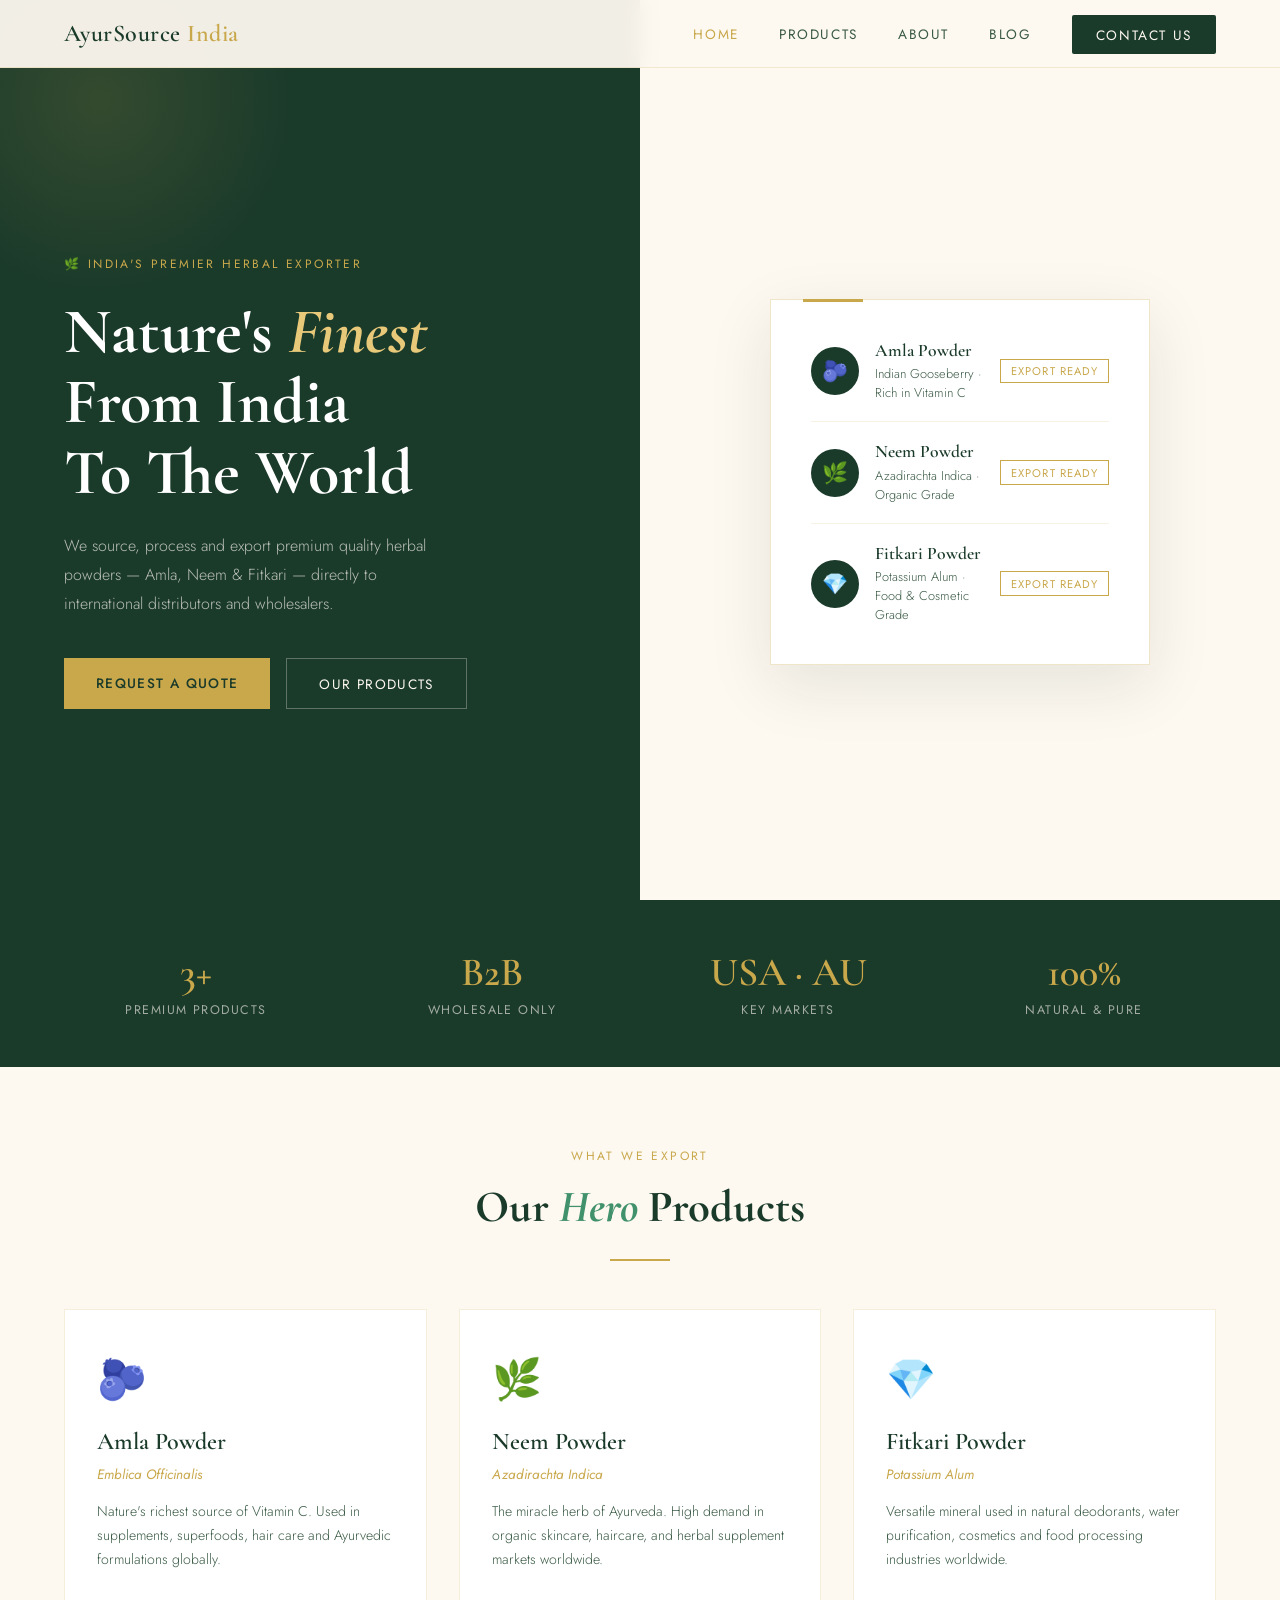
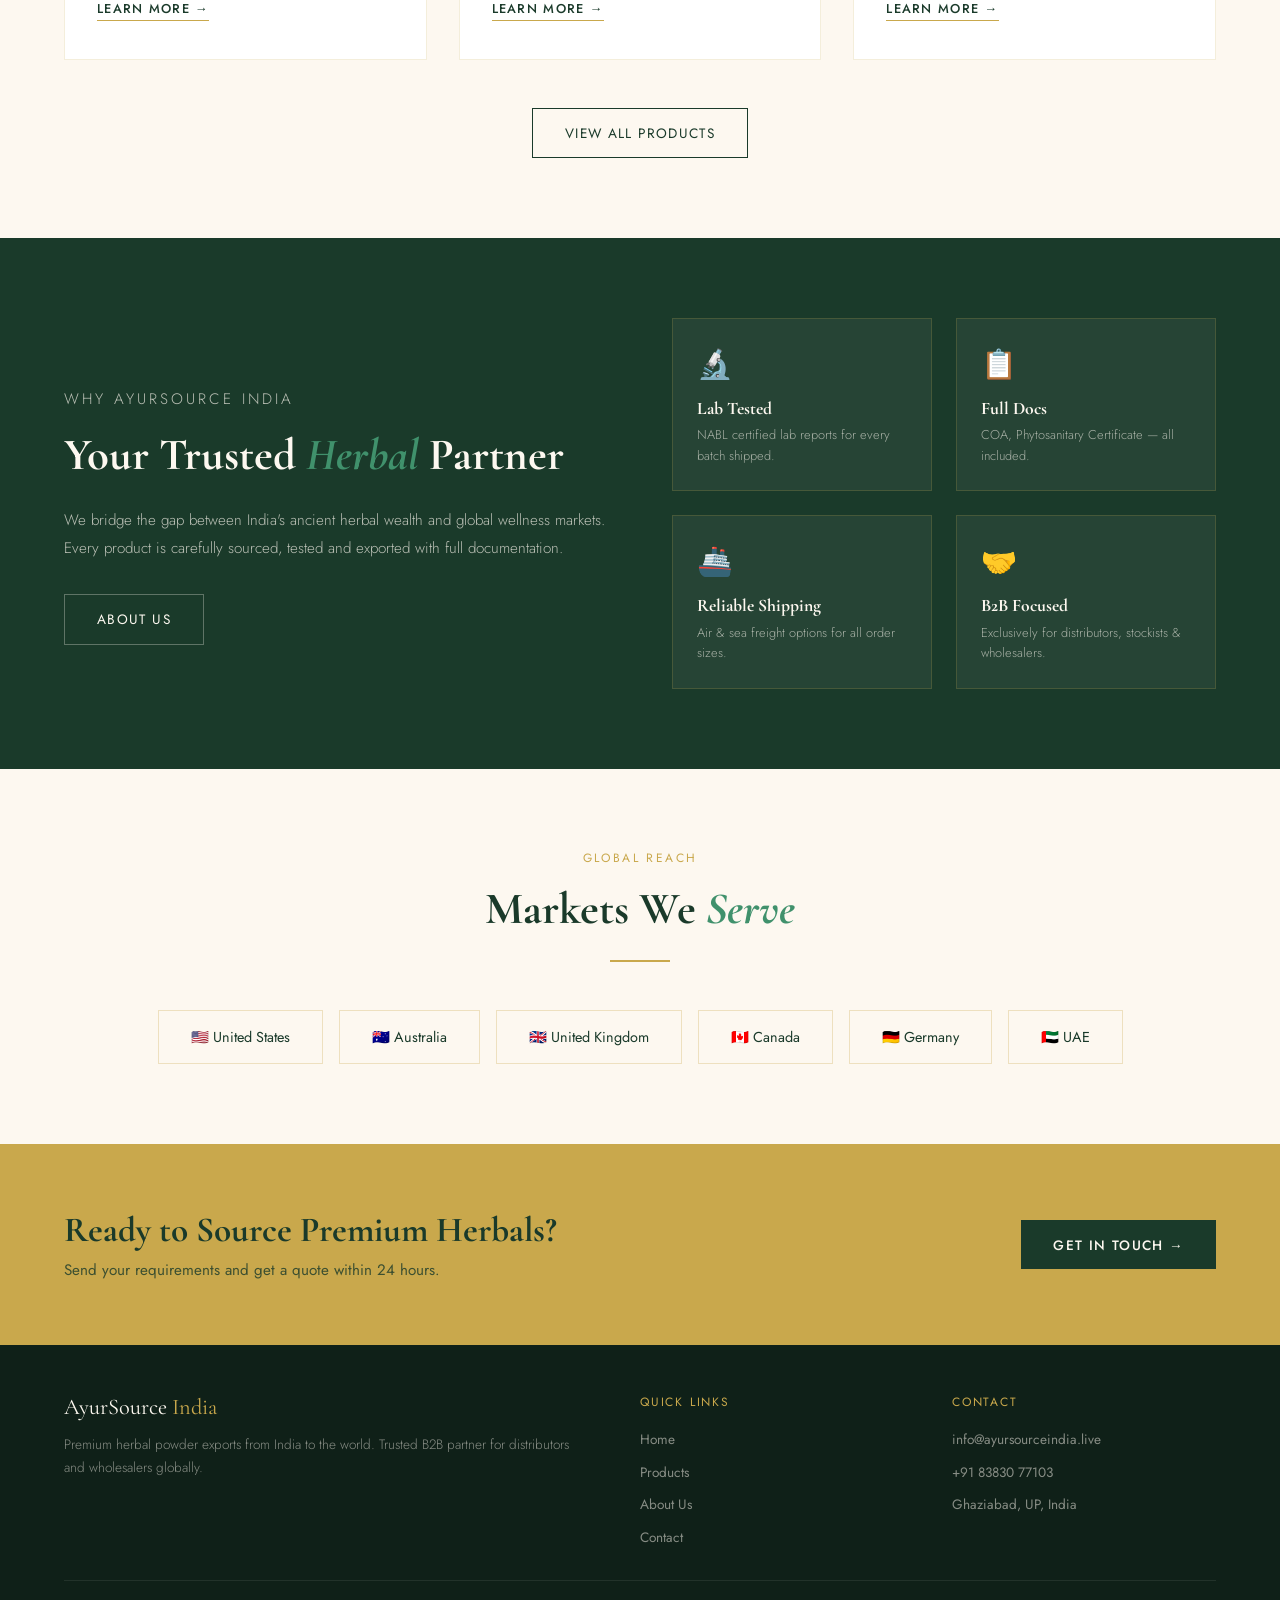
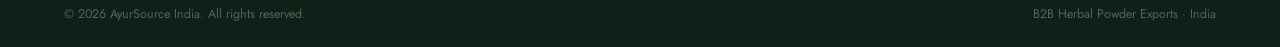
<file: index.html>
<!DOCTYPE html>
<html lang="en">
<head>
<meta charset="UTF-8">
<meta name="viewport" content="width=device-width, initial-scale=1.0">
<title>AyurSource India — Premium Herbal Exports</title>
<link rel="stylesheet" href="style.css">
<style>
  /* HERO */
  .hero { min-height: 100vh; display: grid; grid-template-columns: 1fr 1fr; position: relative; overflow: hidden; }
  .hero-left { background: var(--green-dark); display: flex; flex-direction: column; justify-content: center; padding: 8rem 4rem 4rem; position: relative; overflow: hidden; }
  .hero-left::before { content: ''; position: absolute; top: -100px; left: -100px; width: 400px; height: 400px; background: radial-gradient(circle, rgba(201,168,76,0.15) 0%, transparent 70%); border-radius: 50%; }
  .hero-tag { font-size: 0.75rem; letter-spacing: 0.2em; text-transform: uppercase; color: var(--gold); margin-bottom: 1.5rem; opacity: 0; animation: fadeUp 0.8s ease 0.2s forwards; }
  .hero-title { font-family: 'Cormorant Garamond', serif; font-size: 4rem; line-height: 1.1; color: white; margin-bottom: 1.5rem; opacity: 0; animation: fadeUp 0.8s ease 0.4s forwards; }
  .hero-title em { font-style: italic; color: var(--gold-light); }
  .hero-desc { font-size: 1rem; font-weight: 300; line-height: 1.8; color: rgba(253,248,240,0.7); max-width: 380px; margin-bottom: 2.5rem; opacity: 0; animation: fadeUp 0.8s ease 0.6s forwards; }
  .hero-btns { display: flex; gap: 1rem; opacity: 0; animation: fadeUp 0.8s ease 0.8s forwards; }
  .hero-right { background: var(--cream); display: flex; align-items: center; justify-content: center; padding: 8rem 4rem 4rem; }
  .hero-card { background: white; border: 1px solid rgba(201,168,76,0.3); padding: 2.5rem; box-shadow: 0 20px 60px rgba(26,58,42,0.1); opacity: 0; animation: fadeIn 1s ease 0.6s forwards; position: relative; width: 100%; max-width: 380px; }
  .hero-card::before { content: ''; position: absolute; top: -1px; left: 2rem; width: 60px; height: 3px; background: var(--gold); }
  .product-list { list-style: none; display: flex; flex-direction: column; gap: 1.2rem; }
  .product-item { display: flex; align-items: center; gap: 1rem; padding-bottom: 1.2rem; border-bottom: 1px solid rgba(201,168,76,0.15); }
  .product-item:last-child { border-bottom: none; padding-bottom: 0; }
  .product-icon { width: 48px; height: 48px; background: var(--green-dark); border-radius: 50%; display: flex; align-items: center; justify-content: center; font-size: 1.3rem; flex-shrink: 0; }
  .product-info h3 { font-family: 'Cormorant Garamond', serif; font-size: 1.1rem; font-weight: 600; color: var(--green-dark); }
  .product-info p { font-size: 0.8rem; color: var(--text-mid); font-weight: 300; margin-top: 0.2rem; }
  .product-badge { margin-left: auto; font-size: 0.7rem; letter-spacing: 0.1em; text-transform: uppercase; color: var(--gold); border: 1px solid var(--gold); padding: 0.2rem 0.6rem; flex-shrink: 0; }

  /* STATS */
  .stats { background: var(--green-dark); padding: 3rem 4rem; display: grid; grid-template-columns: repeat(4, 1fr); gap: 2rem; text-align: center; }
  .stat-num { font-family: 'Cormorant Garamond', serif; font-size: 2.5rem; color: var(--gold); font-weight: 600; }
  .stat-label { font-size: 0.78rem; letter-spacing: 0.12em; text-transform: uppercase; color: rgba(253,248,240,0.6); margin-top: 0.3rem; }

  /* PRODUCTS PREVIEW */
  .products-grid { display: grid; grid-template-columns: repeat(3, 1fr); gap: 2rem; }
  .product-card { border: 1px solid rgba(201,168,76,0.2); padding: 2.5rem 2rem; position: relative; transition: all 0.3s; background: white; }
  .product-card:hover { border-color: var(--gold); transform: translateY(-4px); box-shadow: 0 20px 40px rgba(26,58,42,0.1); }
  .product-card::after { content: ''; position: absolute; bottom: 0; left: 0; width: 0; height: 2px; background: var(--gold); transition: width 0.3s; }
  .product-card:hover::after { width: 100%; }
  .pc-emoji { font-size: 2.5rem; margin-bottom: 1.2rem; display: block; }
  .pc-name { font-family: 'Cormorant Garamond', serif; font-size: 1.5rem; font-weight: 600; color: var(--green-dark); margin-bottom: 0.5rem; }
  .pc-hindi { font-size: 0.85rem; color: var(--gold); font-style: italic; margin-bottom: 1rem; }
  .pc-desc { font-size: 0.88rem; line-height: 1.7; color: var(--text-mid); font-weight: 300; margin-bottom: 1.5rem; }
  .pc-link { font-size: 0.8rem; letter-spacing: 0.1em; text-transform: uppercase; color: var(--green-dark); text-decoration: none; font-weight: 500; border-bottom: 1px solid var(--gold); padding-bottom: 2px; }

  /* WHY */
  .why-section { background: var(--green-dark); padding: 5rem 4rem; }
  .why-grid { display: grid; grid-template-columns: 1fr 1fr; gap: 4rem; align-items: center; }
  .why-features { display: grid; grid-template-columns: 1fr 1fr; gap: 1.5rem; }
  .why-feature { background: rgba(253,248,240,0.05); border: 1px solid rgba(201,168,76,0.2); padding: 1.5rem; transition: all 0.3s; }
  .why-feature:hover { background: rgba(201,168,76,0.1); border-color: var(--gold); }
  .wf-icon { font-size: 1.8rem; margin-bottom: 0.8rem; }
  .wf-title { font-family: 'Cormorant Garamond', serif; font-size: 1.1rem; color: var(--cream); margin-bottom: 0.4rem; }
  .wf-desc { font-size: 0.8rem; color: rgba(253,248,240,0.6); font-weight: 300; line-height: 1.6; }
  .why-left .section-title { color: var(--cream); }
  .why-left p { font-size: 0.95rem; line-height: 1.8; color: rgba(253,248,240,0.7); margin-top: 1.5rem; font-weight: 300; }

  /* MARKETS */
  .markets-row { display: flex; justify-content: center; gap: 1rem; flex-wrap: wrap; margin-top: 3rem; }
  .market-chip { display: flex; align-items: center; gap: 0.8rem; padding: 1rem 2rem; border: 1px solid rgba(201,168,76,0.3); font-size: 0.9rem; color: var(--green-dark); transition: all 0.3s; text-decoration: none; }
  .market-chip:hover { background: var(--green-dark); color: var(--cream); }

  /* CTA BANNER */
  .cta-banner { background: var(--gold); padding: 4rem; display: flex; justify-content: space-between; align-items: center; gap: 2rem; }
  .cta-banner h2 { font-family: 'Cormorant Garamond', serif; font-size: 2.2rem; color: var(--green-dark); }
  .cta-banner p { font-size: 0.95rem; color: var(--green-dark); opacity: 0.8; margin-top: 0.5rem; }
  .btn-dark { background: var(--green-dark); color: var(--cream); padding: 0.9rem 2rem; font-size: 0.85rem; letter-spacing: 0.1em; text-transform: uppercase; text-decoration: none; font-weight: 500; transition: all 0.3s; white-space: nowrap; }
  .btn-dark:hover { background: var(--text-dark); }

  @keyframes fadeUp { from { opacity: 0; transform: translateY(20px); } to { opacity: 1; transform: translateY(0); } }
  @keyframes fadeIn { from { opacity: 0; } to { opacity: 1; } }

  @media (max-width: 768px) {
    .hero { grid-template-columns: 1fr; min-height: auto; }
    .hero-left { padding: 7rem 1.5rem 3rem; }
    .hero-title { font-size: 2.6rem; }
    .hero-right { padding: 2rem 1.5rem 3rem; }
    .hero-btns { flex-direction: column; }
    .stats { grid-template-columns: repeat(2,1fr); padding: 2rem 1.5rem; }
    .products-grid { grid-template-columns: 1fr; }
    .why-section { padding: 3rem 1.5rem; }
    .why-grid { grid-template-columns: 1fr; gap: 2.5rem; }
    .why-features { grid-template-columns: 1fr 1fr; }
    .market-chip { padding: 0.7rem 1.2rem; font-size: 0.82rem; }
    .cta-banner { flex-direction: column; text-align: center; padding: 3rem 1.5rem; }
  }
</style>
</head>
<body>

<nav>
  <a href="index.html" class="nav-logo">AyurSource <span>India</span></a>
  <div class="hamburger" onclick="document.querySelector('.nav-links').classList.toggle('open')">
    <span></span><span></span><span></span>
  </div>
  <ul class="nav-links">
    <li><a href="index.html" class="active">Home</a></li>
    <li><a href="products.html">Products</a></li>
    <li><a href="about.html">About</a></li>
    <li><a href="blog.html">Blog</a></li>
    <li><a href="contact.html" class="nav-cta">Contact Us</a></li>
  </ul>
</nav>

<!-- HERO -->
<section class="hero">
  <div class="hero-left">
    <p class="hero-tag">🌿 India's Premier Herbal Exporter</p>
    <h1 class="hero-title">Nature's <em>Finest</em><br>From India<br>To The World</h1>
    <p class="hero-desc">We source, process and export premium quality herbal powders — Amla, Neem & Fitkari — directly to international distributors and wholesalers.</p>
    <div class="hero-btns">
      <a href="contact.html" class="btn-primary">Request a Quote</a>
      <a href="products.html" class="btn-outline-light">Our Products</a>
    </div>
  </div>
  <div class="hero-right">
    <div class="hero-card">
      <ul class="product-list">
        <li class="product-item">
          <div class="product-icon">🫐</div>
          <div class="product-info"><h3>Amla Powder</h3><p>Indian Gooseberry · Rich in Vitamin C</p></div>
          <span class="product-badge">Export Ready</span>
        </li>
        <li class="product-item">
          <div class="product-icon">🌿</div>
          <div class="product-info"><h3>Neem Powder</h3><p>Azadirachta Indica · Organic Grade</p></div>
          <span class="product-badge">Export Ready</span>
        </li>
        <li class="product-item">
          <div class="product-icon">💎</div>
          <div class="product-info"><h3>Fitkari Powder</h3><p>Potassium Alum · Food & Cosmetic Grade</p></div>
          <span class="product-badge">Export Ready</span>
        </li>
      </ul>
    </div>
  </div>
</section>

<!-- STATS -->
<div class="stats">
  <div><div class="stat-num">3+</div><div class="stat-label">Premium Products</div></div>
  <div><div class="stat-num">B2B</div><div class="stat-label">Wholesale Only</div></div>
  <div><div class="stat-num">USA · AU</div><div class="stat-label">Key Markets</div></div>
  <div><div class="stat-num">100%</div><div class="stat-label">Natural & Pure</div></div>
</div>

<!-- PRODUCTS PREVIEW -->
<section class="section">
  <div style="text-align:center; margin-bottom:3rem;">
    <p class="section-tag">What We Export</p>
    <h2 class="section-title">Our <em>Hero</em> Products</h2>
    <div class="gold-divider center"></div>
  </div>
  <div class="products-grid">
    <div class="product-card">
      <span class="pc-emoji">🫐</span>
      <h3 class="pc-name">Amla Powder</h3>
      <p class="pc-hindi">Emblica Officinalis</p>
      <p class="pc-desc">Nature's richest source of Vitamin C. Used in supplements, superfoods, hair care and Ayurvedic formulations globally.</p>
      <a href="products.html#amla" class="pc-link">Learn More →</a>
    </div>
    <div class="product-card">
      <span class="pc-emoji">🌿</span>
      <h3 class="pc-name">Neem Powder</h3>
      <p class="pc-hindi">Azadirachta Indica</p>
      <p class="pc-desc">The miracle herb of Ayurveda. High demand in organic skincare, haircare, and herbal supplement markets worldwide.</p>
      <a href="products.html#neem" class="pc-link">Learn More →</a>
    </div>
    <div class="product-card">
      <span class="pc-emoji">💎</span>
      <h3 class="pc-name">Fitkari Powder</h3>
      <p class="pc-hindi">Potassium Alum</p>
      <p class="pc-desc">Versatile mineral used in natural deodorants, water purification, cosmetics and food processing industries worldwide.</p>
      <a href="products.html#fitkari" class="pc-link">Learn More →</a>
    </div>
  </div>
  <div style="text-align:center; margin-top:3rem;">
    <a href="products.html" class="btn-outline-dark">View All Products</a>
  </div>
</section>

<!-- WHY US -->
<section class="why-section">
  <div class="why-grid">
    <div class="why-left">
      <p class="section-tag">Why AyurSource India</p>
      <h2 class="section-title">Your Trusted <em>Herbal</em> Partner</h2>
      <p>We bridge the gap between India's ancient herbal wealth and global wellness markets. Every product is carefully sourced, tested and exported with full documentation.</p>
      <div style="margin-top:2rem;">
        <a href="about.html" class="btn-outline-light">About Us</a>
      </div>
    </div>
    <div class="why-features">
      <div class="why-feature"><div class="wf-icon">🔬</div><h4 class="wf-title">Lab Tested</h4><p class="wf-desc">NABL certified lab reports for every batch shipped.</p></div>
      <div class="why-feature"><div class="wf-icon">📋</div><h4 class="wf-title">Full Docs</h4><p class="wf-desc">COA, Phytosanitary Certificate — all included.</p></div>
      <div class="why-feature"><div class="wf-icon">🚢</div><h4 class="wf-title">Reliable Shipping</h4><p class="wf-desc">Air & sea freight options for all order sizes.</p></div>
      <div class="why-feature"><div class="wf-icon">🤝</div><h4 class="wf-title">B2B Focused</h4><p class="wf-desc">Exclusively for distributors, stockists & wholesalers.</p></div>
    </div>
  </div>
</section>

<!-- MARKETS -->
<section class="section" style="text-align:center;">
  <p class="section-tag">Global Reach</p>
  <h2 class="section-title">Markets We <em>Serve</em></h2>
  <div class="gold-divider center"></div>
  <div class="markets-row">
    <span class="market-chip">🇺🇸 United States</span>
    <span class="market-chip">🇦🇺 Australia</span>
    <span class="market-chip">🇬🇧 United Kingdom</span>
    <span class="market-chip">🇨🇦 Canada</span>
    <span class="market-chip">🇩🇪 Germany</span>
    <span class="market-chip">🇦🇪 UAE</span>
  </div>
</section>

<!-- CTA BANNER -->
<div class="cta-banner">
  <div>
    <h2>Ready to Source Premium Herbals?</h2>
    <p>Send your requirements and get a quote within 24 hours.</p>
  </div>
  <a href="contact.html" class="btn-dark">Get In Touch →</a>
</div>

<!-- FOOTER -->
<footer>
  <div class="footer-top">
    <div>
      <a href="index.html" class="footer-logo">AyurSource <span>India</span></a>
      <p class="footer-desc">Premium herbal powder exports from India to the world. Trusted B2B partner for distributors and wholesalers globally.</p>
    </div>
    <div>
      <p class="footer-heading">Quick Links</p>
      <ul class="footer-links">
        <li><a href="index.html">Home</a></li>
        <li><a href="products.html">Products</a></li>
        <li><a href="about.html">About Us</a></li>
        <li><a href="contact.html">Contact</a></li>
      </ul>
    </div>
    <div>
      <p class="footer-heading">Contact</p>
      <ul class="footer-links">
        <li><a href="mailto:info@ayursourceindia.live">info@ayursourceindia.live</a></li>
        <li><a href="tel:+918383077103">+91 83830 77103</a></li>
        <li><a href="#">Ghaziabad, UP, India</a></li>
      </ul>
    </div>
  </div>
  <div class="footer-bottom">
    <p>© 2026 AyurSource India. All rights reserved.</p>
    <p>B2B Herbal Powder Exports · India</p>
  </div>
</footer>

</body>
</html>
</file>
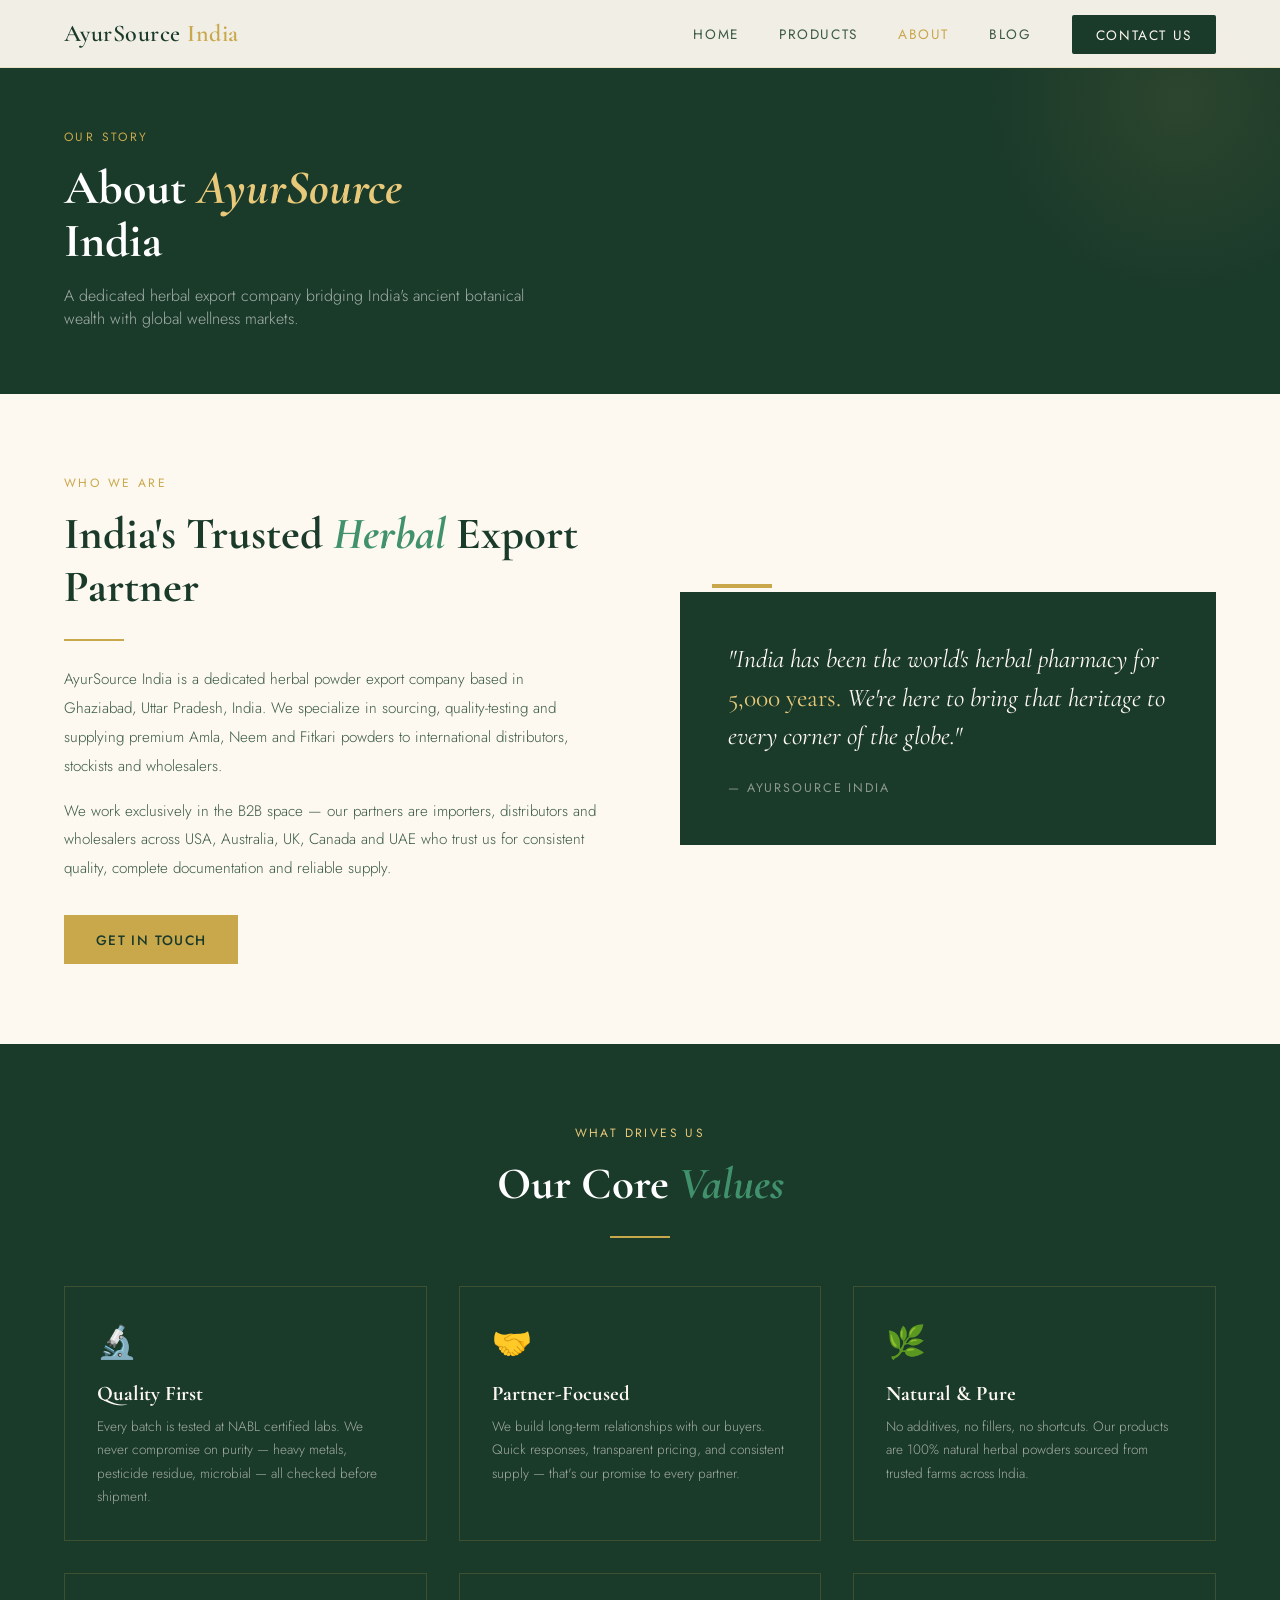
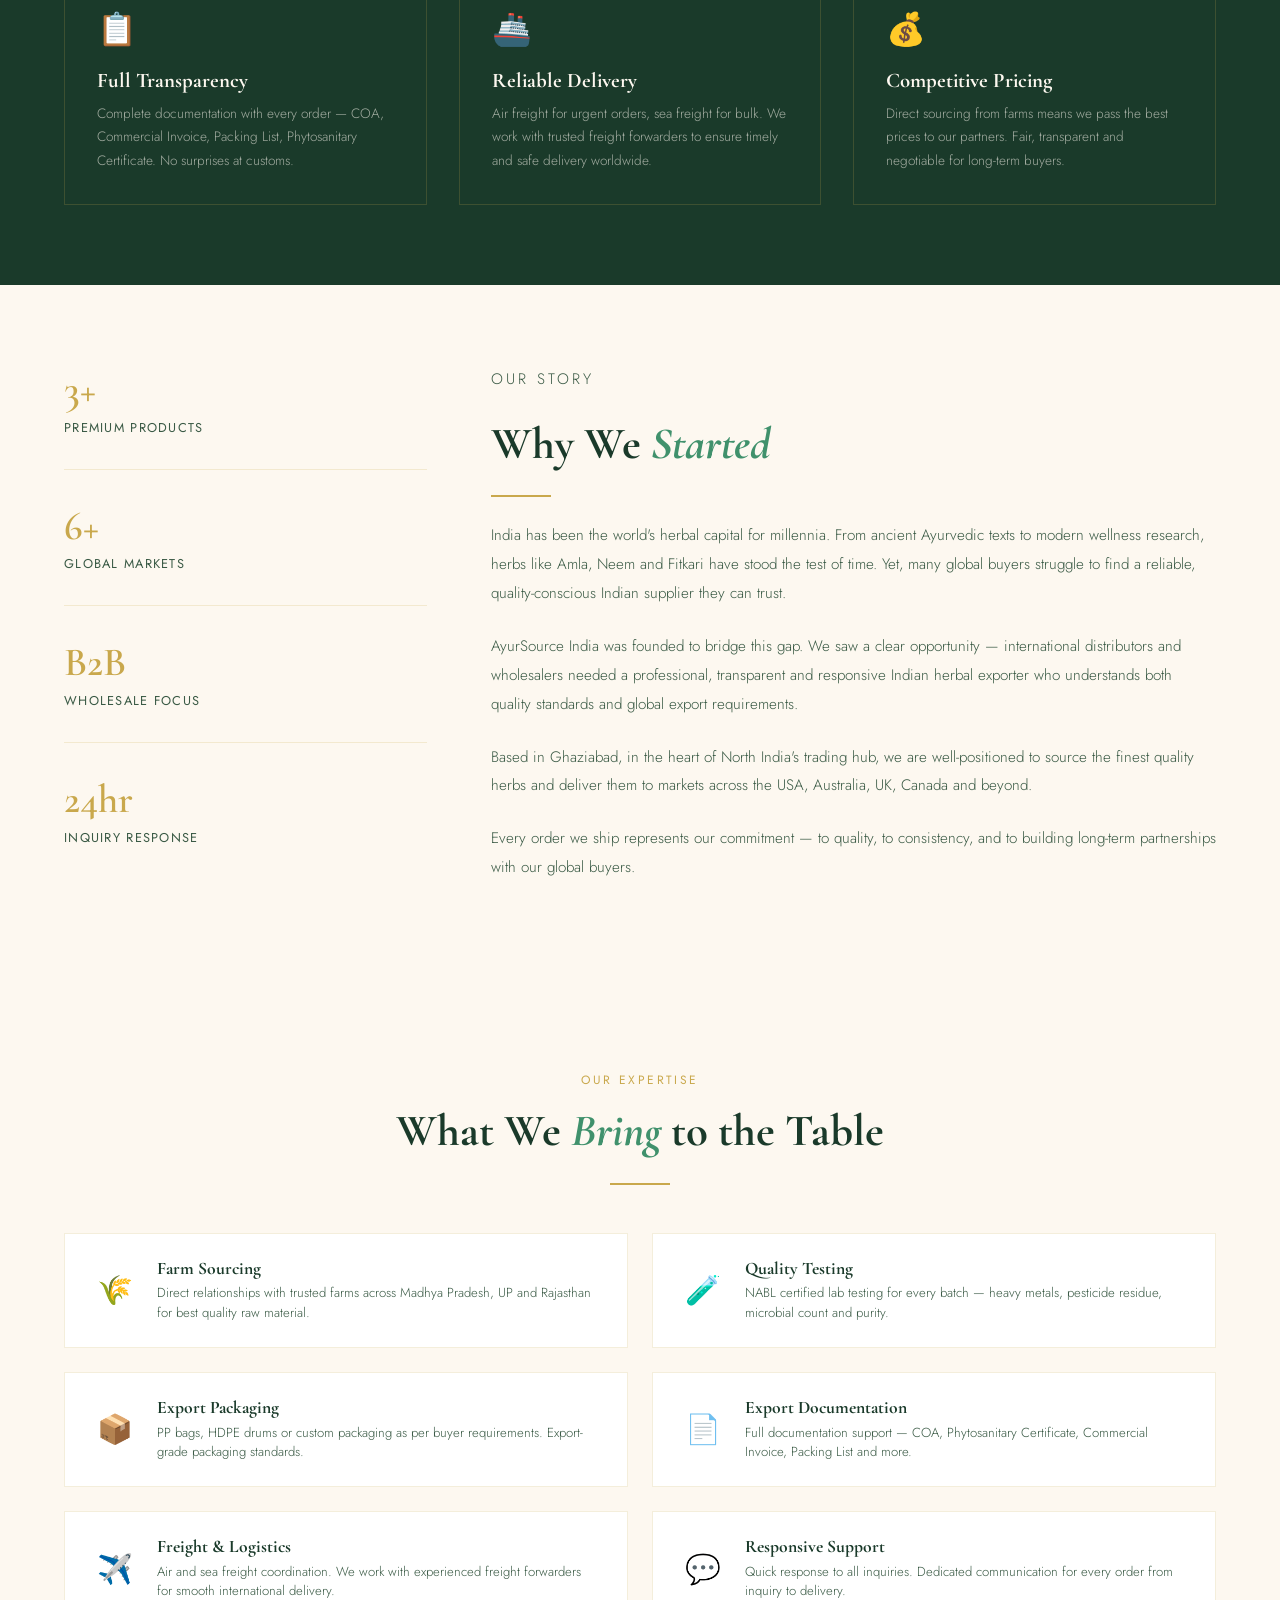
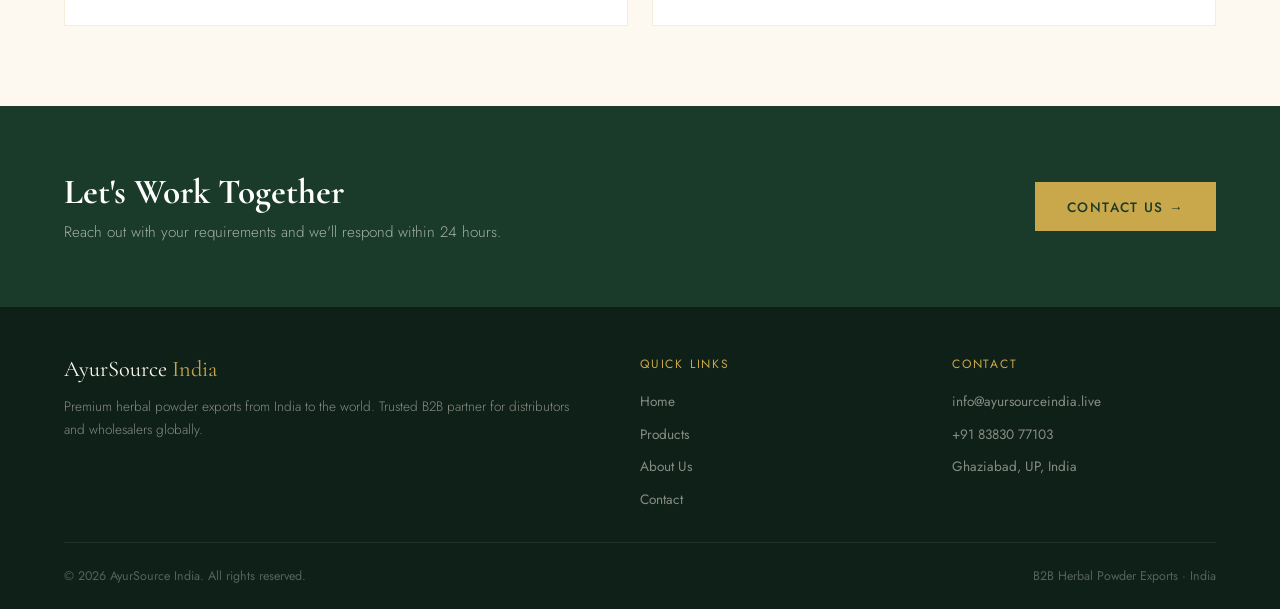
<file: about.html>
<!DOCTYPE html>
<html lang="en">
<head>
<meta charset="UTF-8">
<meta name="viewport" content="width=device-width, initial-scale=1.0">
<title>About Us — AyurSource India</title>
<link rel="stylesheet" href="style.css">
<style>
  .about-intro { display: grid; grid-template-columns: 1fr 1fr; gap: 5rem; align-items: center; padding: 5rem 4rem; }
  .about-intro-left {}
  .about-intro-right { background: var(--green-dark); padding: 3rem; position: relative; }
  .about-intro-right::before { content: ''; position: absolute; top: -8px; left: 2rem; width: 60px; height: 4px; background: var(--gold); }
  .big-quote { font-family: 'Cormorant Garamond', serif; font-size: 1.6rem; color: var(--cream); line-height: 1.5; font-style: italic; }
  .big-quote em { color: var(--gold-light); font-style: normal; }
  .quote-by { font-size: 0.78rem; letter-spacing: 0.15em; text-transform: uppercase; color: rgba(253,248,240,0.5); margin-top: 1.5rem; }

  .values-section { background: var(--green-dark); padding: 5rem 4rem; }
  .values-grid { display: grid; grid-template-columns: repeat(3, 1fr); gap: 2rem; margin-top: 3rem; }
  .value-card { border: 1px solid rgba(201,168,76,0.2); padding: 2rem; transition: all 0.3s; }
  .value-card:hover { border-color: var(--gold); background: rgba(201,168,76,0.05); }
  .value-icon { font-size: 2rem; margin-bottom: 1rem; }
  .value-title { font-family: 'Cormorant Garamond', serif; font-size: 1.3rem; color: var(--cream); margin-bottom: 0.6rem; }
  .value-desc { font-size: 0.85rem; color: rgba(253,248,240,0.6); line-height: 1.7; font-weight: 300; }

  .story-section { padding: 5rem 4rem; }
  .story-grid { display: grid; grid-template-columns: 1fr 2fr; gap: 4rem; }
  .story-sidebar {}
  .story-stat { margin-bottom: 2rem; padding-bottom: 2rem; border-bottom: 1px solid rgba(201,168,76,0.2); }
  .story-stat:last-child { border-bottom: none; }
  .story-stat-num { font-family: 'Cormorant Garamond', serif; font-size: 2.5rem; color: var(--gold); font-weight: 600; }
  .story-stat-label { font-size: 0.8rem; color: var(--text-mid); text-transform: uppercase; letter-spacing: 0.1em; margin-top: 0.3rem; }
  .story-content p { font-size: 0.95rem; line-height: 1.9; color: var(--text-mid); font-weight: 300; margin-bottom: 1.5rem; }

  .team-section { background: var(--cream); padding: 5rem 4rem; }
  .expertise-grid { display: grid; grid-template-columns: repeat(2, 1fr); gap: 1.5rem; margin-top: 3rem; }
  .expertise-item { background: white; border: 1px solid rgba(201,168,76,0.2); padding: 1.5rem 2rem; display: flex; align-items: center; gap: 1.5rem; transition: all 0.3s; }
  .expertise-item:hover { border-color: var(--gold); }
  .exp-icon { font-size: 1.8rem; flex-shrink: 0; }
  .exp-title { font-family: 'Cormorant Garamond', serif; font-size: 1.1rem; color: var(--green-dark); margin-bottom: 0.3rem; }
  .exp-desc { font-size: 0.82rem; color: var(--text-mid); font-weight: 300; line-height: 1.5; }

  @media (max-width: 768px) {
    .about-intro { grid-template-columns: 1fr; gap: 2.5rem; padding: 3rem 1.5rem; }
    .values-section { padding: 3rem 1.5rem; }
    .values-grid { grid-template-columns: 1fr; }
    .story-section { padding: 3rem 1.5rem; }
    .story-grid { grid-template-columns: 1fr; gap: 2rem; }
    .team-section { padding: 3rem 1.5rem; }
    .expertise-grid { grid-template-columns: 1fr; }
  }
</style>
</head>
<body>

<nav>
  <a href="index.html" class="nav-logo">AyurSource <span>India</span></a>
  <div class="hamburger" onclick="document.querySelector('.nav-links').classList.toggle('open')">
    <span></span><span></span><span></span>
  </div>
  <ul class="nav-links">
    <li><a href="index.html">Home</a></li>
    <li><a href="products.html">Products</a></li>
    <li><a href="about.html" class="active">About</a></li>
    <li><a href="blog.html">Blog</a></li>
    <li><a href="contact.html" class="nav-cta">Contact Us</a></li>
  </ul>
</nav>

<!-- PAGE HERO -->
<div class="page-hero">
  <p class="page-hero-tag">Our Story</p>
  <h1 class="page-hero-title">About <em>AyurSource</em><br>India</h1>
  <p class="page-hero-sub">A dedicated herbal export company bridging India's ancient botanical wealth with global wellness markets.</p>
</div>

<!-- ABOUT INTRO -->
<section class="about-intro">
  <div class="about-intro-left">
    <p class="section-tag">Who We Are</p>
    <h2 class="section-title">India's Trusted <em>Herbal</em> Export Partner</h2>
    <div class="gold-divider"></div>
    <p style="font-size:0.95rem; line-height:1.9; color:var(--text-mid); font-weight:300; margin-bottom:1rem;">AyurSource India is a dedicated herbal powder export company based in Ghaziabad, Uttar Pradesh, India. We specialize in sourcing, quality-testing and supplying premium Amla, Neem and Fitkari powders to international distributors, stockists and wholesalers.</p>
    <p style="font-size:0.95rem; line-height:1.9; color:var(--text-mid); font-weight:300; margin-bottom:2rem;">We work exclusively in the B2B space — our partners are importers, distributors and wholesalers across USA, Australia, UK, Canada and UAE who trust us for consistent quality, complete documentation and reliable supply.</p>
    <a href="contact.html" class="btn-primary">Get In Touch</a>
  </div>
  <div class="about-intro-right">
    <p class="big-quote">"India has been the world's herbal pharmacy for <em>5,000 years.</em> We're here to bring that heritage to every corner of the globe."</p>
    <p class="quote-by">— AyurSource India</p>
  </div>
</section>

<!-- VALUES -->
<section class="values-section">
  <div style="text-align:center;">
    <p class="section-tag" style="color:var(--gold-light);">What Drives Us</p>
    <h2 class="section-title" style="color:white;">Our Core <em>Values</em></h2>
    <div class="gold-divider center"></div>
  </div>
  <div class="values-grid">
    <div class="value-card">
      <div class="value-icon">🔬</div>
      <h3 class="value-title">Quality First</h3>
      <p class="value-desc">Every batch is tested at NABL certified labs. We never compromise on purity — heavy metals, pesticide residue, microbial — all checked before shipment.</p>
    </div>
    <div class="value-card">
      <div class="value-icon">🤝</div>
      <h3 class="value-title">Partner-Focused</h3>
      <p class="value-desc">We build long-term relationships with our buyers. Quick responses, transparent pricing, and consistent supply — that's our promise to every partner.</p>
    </div>
    <div class="value-card">
      <div class="value-icon">🌿</div>
      <h3 class="value-title">Natural & Pure</h3>
      <p class="value-desc">No additives, no fillers, no shortcuts. Our products are 100% natural herbal powders sourced from trusted farms across India.</p>
    </div>
    <div class="value-card">
      <div class="value-icon">📋</div>
      <h3 class="value-title">Full Transparency</h3>
      <p class="value-desc">Complete documentation with every order — COA, Commercial Invoice, Packing List, Phytosanitary Certificate. No surprises at customs.</p>
    </div>
    <div class="value-card">
      <div class="value-icon">🚢</div>
      <h3 class="value-title">Reliable Delivery</h3>
      <p class="value-desc">Air freight for urgent orders, sea freight for bulk. We work with trusted freight forwarders to ensure timely and safe delivery worldwide.</p>
    </div>
    <div class="value-card">
      <div class="value-icon">💰</div>
      <h3 class="value-title">Competitive Pricing</h3>
      <p class="value-desc">Direct sourcing from farms means we pass the best prices to our partners. Fair, transparent and negotiable for long-term buyers.</p>
    </div>
  </div>
</section>

<!-- OUR STORY -->
<section class="story-section">
  <div class="story-grid">
    <div class="story-sidebar">
      <div class="story-stat">
        <div class="story-stat-num">3+</div>
        <div class="story-stat-label">Premium Products</div>
      </div>
      <div class="story-stat">
        <div class="story-stat-num">6+</div>
        <div class="story-stat-label">Global Markets</div>
      </div>
      <div class="story-stat">
        <div class="story-stat-num">B2B</div>
        <div class="story-stat-label">Wholesale Focus</div>
      </div>
      <div class="story-stat">
        <div class="story-stat-num">24hr</div>
        <div class="story-stat-label">Inquiry Response</div>
      </div>
    </div>
    <div class="story-content">
      <p class="section-tag">Our Story</p>
      <h2 class="section-title">Why We <em>Started</em></h2>
      <div class="gold-divider"></div>
      <p>India has been the world's herbal capital for millennia. From ancient Ayurvedic texts to modern wellness research, herbs like Amla, Neem and Fitkari have stood the test of time. Yet, many global buyers struggle to find a reliable, quality-conscious Indian supplier they can trust.</p>
      <p>AyurSource India was founded to bridge this gap. We saw a clear opportunity — international distributors and wholesalers needed a professional, transparent and responsive Indian herbal exporter who understands both quality standards and global export requirements.</p>
      <p>Based in Ghaziabad, in the heart of North India's trading hub, we are well-positioned to source the finest quality herbs and deliver them to markets across the USA, Australia, UK, Canada and beyond.</p>
      <p>Every order we ship represents our commitment — to quality, to consistency, and to building long-term partnerships with our global buyers.</p>
    </div>
  </div>
</section>

<!-- EXPERTISE -->
<section class="team-section">
  <div style="text-align:center; margin-bottom:1rem;">
    <p class="section-tag">Our Expertise</p>
    <h2 class="section-title">What We <em>Bring</em> to the Table</h2>
    <div class="gold-divider center"></div>
  </div>
  <div class="expertise-grid">
    <div class="expertise-item">
      <span class="exp-icon">🌾</span>
      <div><h4 class="exp-title">Farm Sourcing</h4><p class="exp-desc">Direct relationships with trusted farms across Madhya Pradesh, UP and Rajasthan for best quality raw material.</p></div>
    </div>
    <div class="expertise-item">
      <span class="exp-icon">🧪</span>
      <div><h4 class="exp-title">Quality Testing</h4><p class="exp-desc">NABL certified lab testing for every batch — heavy metals, pesticide residue, microbial count and purity.</p></div>
    </div>
    <div class="expertise-item">
      <span class="exp-icon">📦</span>
      <div><h4 class="exp-title">Export Packaging</h4><p class="exp-desc">PP bags, HDPE drums or custom packaging as per buyer requirements. Export-grade packaging standards.</p></div>
    </div>
    <div class="expertise-item">
      <span class="exp-icon">📄</span>
      <div><h4 class="exp-title">Export Documentation</h4><p class="exp-desc">Full documentation support — COA, Phytosanitary Certificate, Commercial Invoice, Packing List and more.</p></div>
    </div>
    <div class="expertise-item">
      <span class="exp-icon">✈️</span>
      <div><h4 class="exp-title">Freight & Logistics</h4><p class="exp-desc">Air and sea freight coordination. We work with experienced freight forwarders for smooth international delivery.</p></div>
    </div>
    <div class="expertise-item">
      <span class="exp-icon">💬</span>
      <div><h4 class="exp-title">Responsive Support</h4><p class="exp-desc">Quick response to all inquiries. Dedicated communication for every order from inquiry to delivery.</p></div>
    </div>
  </div>
</section>

<!-- CTA -->
<div style="background:var(--green-dark); padding:4rem; display:flex; justify-content:space-between; align-items:center; gap:2rem; flex-wrap:wrap;">
  <div>
    <h2 style="font-family:'Cormorant Garamond',serif; font-size:2.2rem; color:white;">Let's Work Together</h2>
    <p style="font-size:0.95rem; color:rgba(255,255,255,0.6); margin-top:0.5rem; font-weight:300;">Reach out with your requirements and we'll respond within 24 hours.</p>
  </div>
  <a href="contact.html" class="btn-primary">Contact Us →</a>
</div>

<!-- FOOTER -->
<footer>
  <div class="footer-top">
    <div>
      <a href="index.html" class="footer-logo">AyurSource <span>India</span></a>
      <p class="footer-desc">Premium herbal powder exports from India to the world. Trusted B2B partner for distributors and wholesalers globally.</p>
    </div>
    <div>
      <p class="footer-heading">Quick Links</p>
      <ul class="footer-links">
        <li><a href="index.html">Home</a></li>
        <li><a href="products.html">Products</a></li>
        <li><a href="about.html">About Us</a></li>
        <li><a href="contact.html">Contact</a></li>
      </ul>
    </div>
    <div>
      <p class="footer-heading">Contact</p>
      <ul class="footer-links">
        <li><a href="mailto:info@ayursourceindia.live">info@ayursourceindia.live</a></li>
        <li><a href="tel:+918383077103">+91 83830 77103</a></li>
        <li><a href="#">Ghaziabad, UP, India</a></li>
      </ul>
    </div>
  </div>
  <div class="footer-bottom">
    <p>© 2026 AyurSource India. All rights reserved.</p>
    <p>B2B Herbal Powder Exports · India</p>
  </div>
</footer>

</body>
</html>
</file>
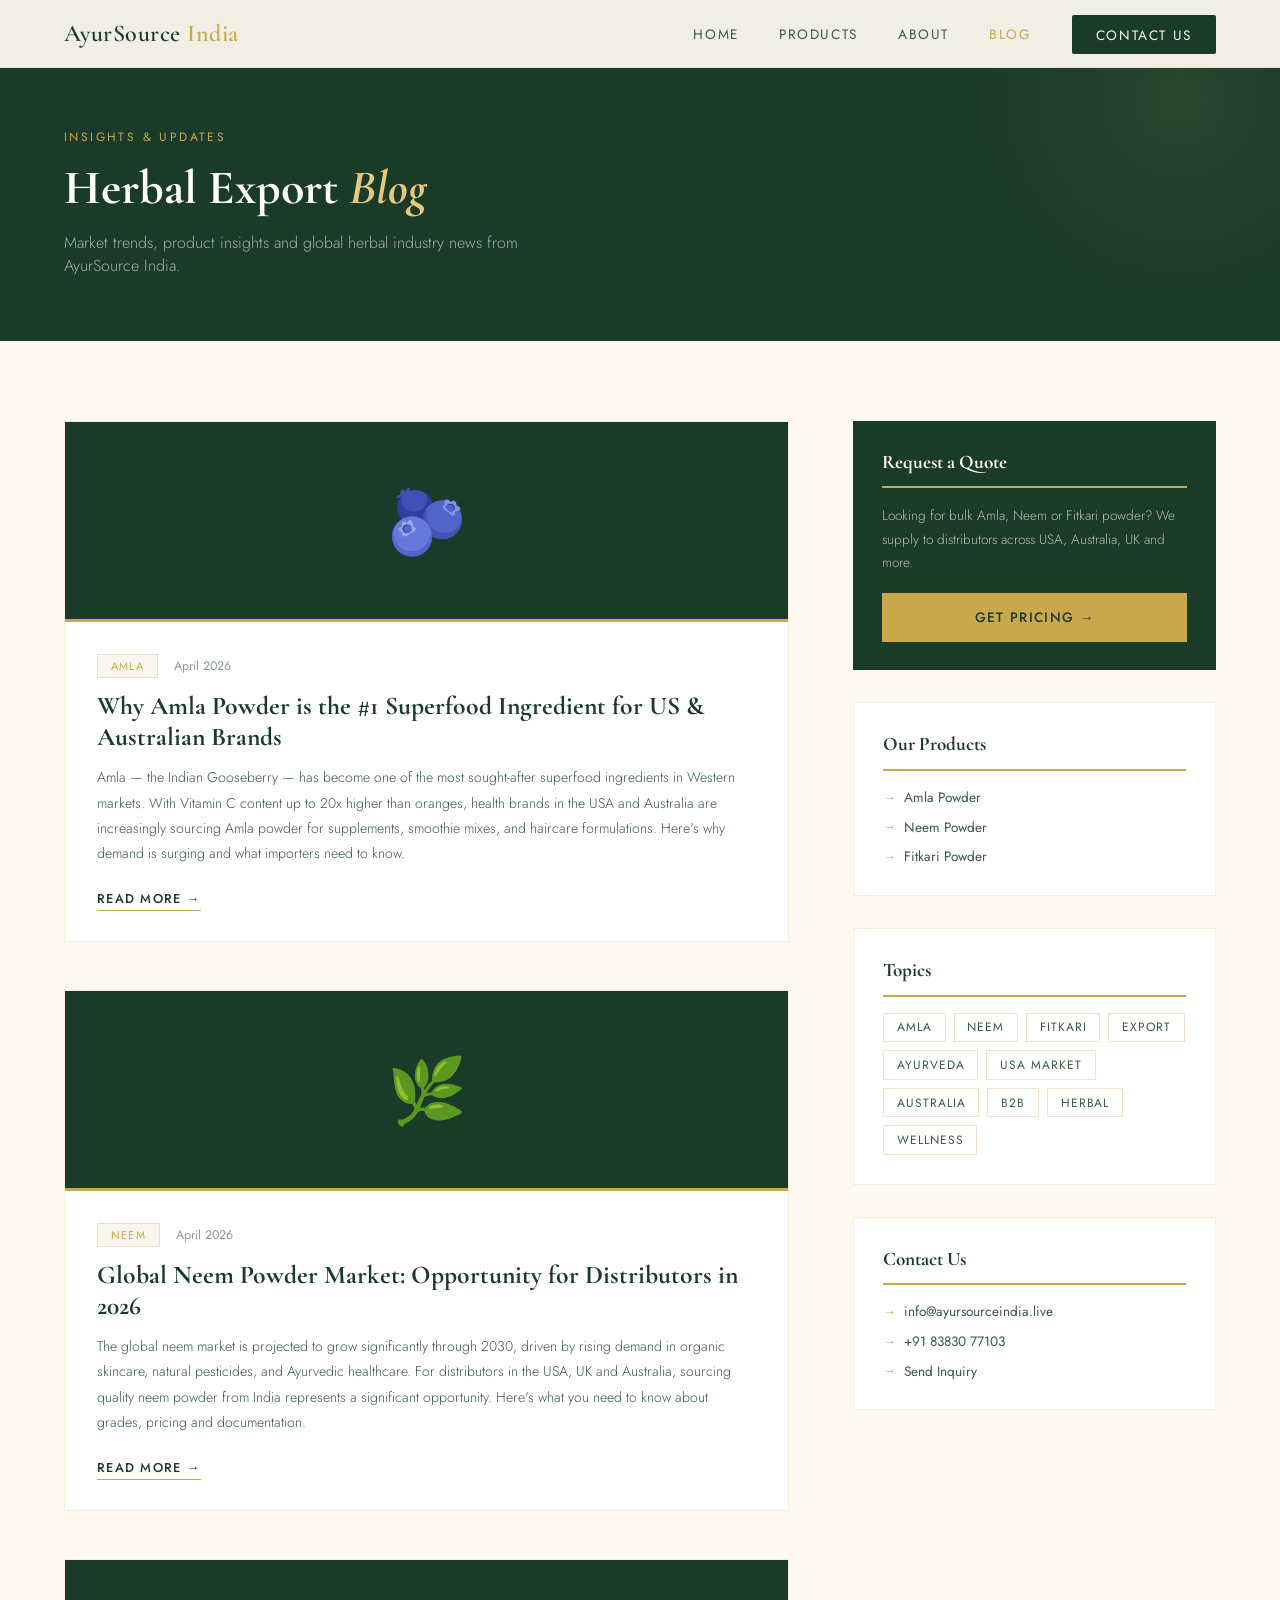
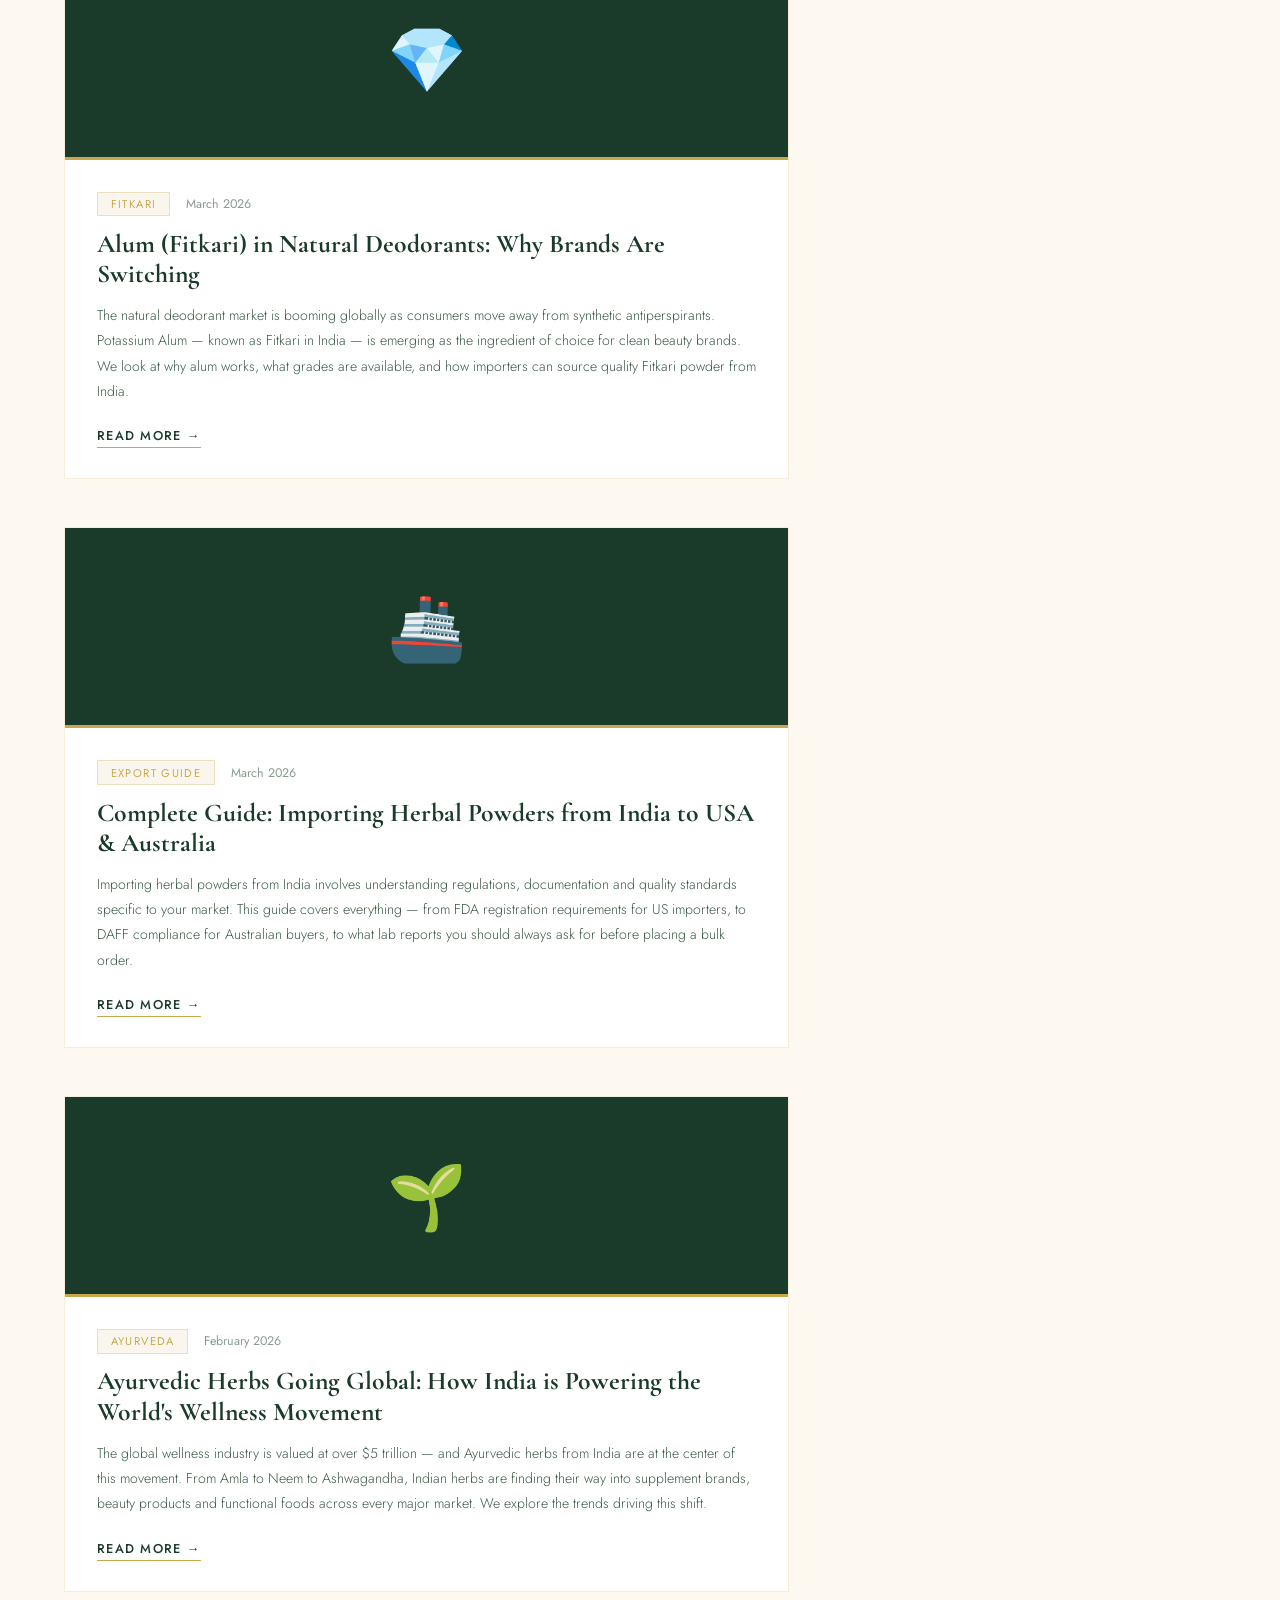
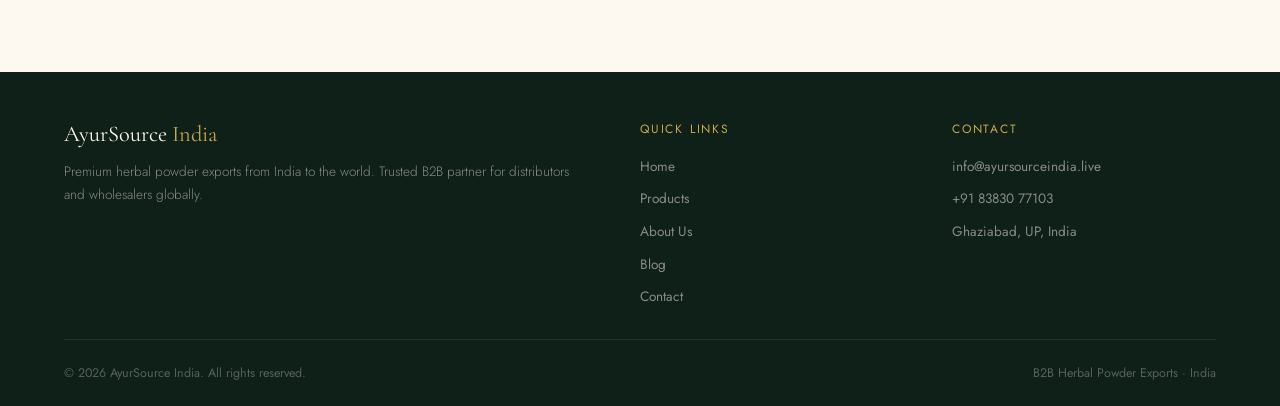
<file: blog.html>
<!DOCTYPE html>
<html lang="en">
<head>
<meta charset="UTF-8">
<meta name="viewport" content="width=device-width, initial-scale=1.0">
<title>Blog — AyurSource India | Herbal Export Insights</title>
<meta name="description" content="Read about Amla, Neem, Fitkari export market trends, Ayurvedic herb insights and global herbal industry news from AyurSource India.">
<link rel="stylesheet" href="style.css">
<style>
  .blog-grid { display: grid; grid-template-columns: 2fr 1fr; gap: 4rem; padding: 5rem 4rem; }
  .blog-posts { display: flex; flex-direction: column; gap: 3rem; }

  .blog-card { background: white; border: 1px solid rgba(201,168,76,0.2); overflow: hidden; transition: all 0.3s; }
  .blog-card:hover { border-color: var(--gold); box-shadow: 0 10px 30px rgba(26,58,42,0.08); transform: translateY(-3px); }
  .blog-card-img { background: var(--green-dark); height: 200px; display: flex; align-items: center; justify-content: center; font-size: 4rem; position: relative; overflow: hidden; }
  .blog-card-img::after { content: ''; position: absolute; bottom: 0; left: 0; right: 0; height: 3px; background: var(--gold); }
  .blog-card-body { padding: 2rem; }
  .blog-meta { display: flex; gap: 1rem; align-items: center; margin-bottom: 0.8rem; }
  .blog-tag { font-size: 0.7rem; letter-spacing: 0.12em; text-transform: uppercase; color: var(--gold); background: rgba(201,168,76,0.1); padding: 0.2rem 0.8rem; border: 1px solid rgba(201,168,76,0.3); }
  .blog-date { font-size: 0.78rem; color: var(--text-mid); opacity: 0.6; }
  .blog-title { font-family: 'Cormorant Garamond', serif; font-size: 1.6rem; color: var(--green-dark); line-height: 1.2; margin-bottom: 0.8rem; }
  .blog-excerpt { font-size: 0.88rem; line-height: 1.8; color: var(--text-mid); font-weight: 300; margin-bottom: 1.2rem; }
  .blog-read-more { font-size: 0.8rem; letter-spacing: 0.1em; text-transform: uppercase; color: var(--green-dark); text-decoration: none; font-weight: 500; border-bottom: 1px solid var(--gold); padding-bottom: 2px; }

  /* SIDEBAR */
  .blog-sidebar {}
  .sidebar-widget { background: white; border: 1px solid rgba(201,168,76,0.2); padding: 1.8rem; margin-bottom: 2rem; }
  .sidebar-title { font-family: 'Cormorant Garamond', serif; font-size: 1.2rem; color: var(--green-dark); margin-bottom: 1rem; padding-bottom: 0.8rem; border-bottom: 2px solid var(--gold); }
  .sidebar-links { list-style: none; display: flex; flex-direction: column; gap: 0.6rem; }
  .sidebar-links li a { text-decoration: none; font-size: 0.85rem; color: var(--text-mid); transition: color 0.3s; display: flex; align-items: center; gap: 0.5rem; }
  .sidebar-links li a:hover { color: var(--gold); }
  .sidebar-links li a::before { content: '→'; color: var(--gold); font-size: 0.8rem; }
  .tag-cloud { display: flex; flex-wrap: wrap; gap: 0.5rem; }
  .tag-cloud a { font-size: 0.75rem; letter-spacing: 0.08em; text-transform: uppercase; color: var(--text-mid); border: 1px solid rgba(201,168,76,0.3); padding: 0.3rem 0.8rem; text-decoration: none; transition: all 0.3s; }
  .tag-cloud a:hover { background: var(--green-dark); color: var(--cream); border-color: var(--green-dark); }
  .cta-widget { background: var(--green-dark); border: none; }
  .cta-widget .sidebar-title { color: var(--cream); border-bottom-color: var(--gold); }
  .cta-widget p { font-size: 0.85rem; color: rgba(253,248,240,0.7); font-weight: 300; line-height: 1.7; margin-bottom: 1.2rem; }

  @media (max-width: 768px) {
    .blog-grid { grid-template-columns: 1fr; gap: 3rem; padding: 3rem 1.5rem; }
    .blog-title { font-size: 1.3rem; }
  }
</style>
</head>
<body>

<nav>
  <a href="index.html" class="nav-logo">AyurSource <span>India</span></a>
  <div class="hamburger" onclick="document.querySelector('.nav-links').classList.toggle('open')">
    <span></span><span></span><span></span>
  </div>
  <ul class="nav-links">
    <li><a href="index.html">Home</a></li>
    <li><a href="products.html">Products</a></li>
    <li><a href="about.html">About</a></li>
    <li><a href="blog.html" class="active">Blog</a></li>
    <li><a href="contact.html" class="nav-cta">Contact Us</a></li>
  </ul>
</nav>

<!-- PAGE HERO -->
<div class="page-hero">
  <p class="page-hero-tag">Insights & Updates</p>
  <h1 class="page-hero-title">Herbal Export <em>Blog</em></h1>
  <p class="page-hero-sub">Market trends, product insights and global herbal industry news from AyurSource India.</p>
</div>

<!-- BLOG GRID -->
<div class="blog-grid">

  <!-- POSTS -->
  <div class="blog-posts">

    <article class="blog-card">
      <div class="blog-card-img">🫐</div>
      <div class="blog-card-body">
        <div class="blog-meta">
          <span class="blog-tag">Amla</span>
          <span class="blog-date">April 2026</span>
        </div>
        <h2 class="blog-title">Why Amla Powder is the #1 Superfood Ingredient for US & Australian Brands</h2>
        <p class="blog-excerpt">Amla — the Indian Gooseberry — has become one of the most sought-after superfood ingredients in Western markets. With Vitamin C content up to 20x higher than oranges, health brands in the USA and Australia are increasingly sourcing Amla powder for supplements, smoothie mixes, and haircare formulations. Here's why demand is surging and what importers need to know.</p>
        <a href="#" class="blog-read-more">Read More →</a>
      </div>
    </article>

    <article class="blog-card">
      <div class="blog-card-img">🌿</div>
      <div class="blog-card-body">
        <div class="blog-meta">
          <span class="blog-tag">Neem</span>
          <span class="blog-date">April 2026</span>
        </div>
        <h2 class="blog-title">Global Neem Powder Market: Opportunity for Distributors in 2026</h2>
        <p class="blog-excerpt">The global neem market is projected to grow significantly through 2030, driven by rising demand in organic skincare, natural pesticides, and Ayurvedic healthcare. For distributors in the USA, UK and Australia, sourcing quality neem powder from India represents a significant opportunity. Here's what you need to know about grades, pricing and documentation.</p>
        <a href="#" class="blog-read-more">Read More →</a>
      </div>
    </article>

    <article class="blog-card">
      <div class="blog-card-img">💎</div>
      <div class="blog-card-body">
        <div class="blog-meta">
          <span class="blog-tag">Fitkari</span>
          <span class="blog-date">March 2026</span>
        </div>
        <h2 class="blog-title">Alum (Fitkari) in Natural Deodorants: Why Brands Are Switching</h2>
        <p class="blog-excerpt">The natural deodorant market is booming globally as consumers move away from synthetic antiperspirants. Potassium Alum — known as Fitkari in India — is emerging as the ingredient of choice for clean beauty brands. We look at why alum works, what grades are available, and how importers can source quality Fitkari powder from India.</p>
        <a href="#" class="blog-read-more">Read More →</a>
      </div>
    </article>

    <article class="blog-card">
      <div class="blog-card-img">🚢</div>
      <div class="blog-card-body">
        <div class="blog-meta">
          <span class="blog-tag">Export Guide</span>
          <span class="blog-date">March 2026</span>
        </div>
        <h2 class="blog-title">Complete Guide: Importing Herbal Powders from India to USA & Australia</h2>
        <p class="blog-excerpt">Importing herbal powders from India involves understanding regulations, documentation and quality standards specific to your market. This guide covers everything — from FDA registration requirements for US importers, to DAFF compliance for Australian buyers, to what lab reports you should always ask for before placing a bulk order.</p>
        <a href="#" class="blog-read-more">Read More →</a>
      </div>
    </article>

    <article class="blog-card">
      <div class="blog-card-img">🌱</div>
      <div class="blog-card-body">
        <div class="blog-meta">
          <span class="blog-tag">Ayurveda</span>
          <span class="blog-date">February 2026</span>
        </div>
        <h2 class="blog-title">Ayurvedic Herbs Going Global: How India is Powering the World's Wellness Movement</h2>
        <p class="blog-excerpt">The global wellness industry is valued at over $5 trillion — and Ayurvedic herbs from India are at the center of this movement. From Amla to Neem to Ashwagandha, Indian herbs are finding their way into supplement brands, beauty products and functional foods across every major market. We explore the trends driving this shift.</p>
        <a href="#" class="blog-read-more">Read More →</a>
      </div>
    </article>

  </div>

  <!-- SIDEBAR -->
  <aside class="blog-sidebar">

    <div class="sidebar-widget cta-widget">
      <h3 class="sidebar-title">Request a Quote</h3>
      <p>Looking for bulk Amla, Neem or Fitkari powder? We supply to distributors across USA, Australia, UK and more.</p>
      <a href="contact.html" class="btn-primary" style="display:block; text-align:center;">Get Pricing →</a>
    </div>

    <div class="sidebar-widget">
      <h3 class="sidebar-title">Our Products</h3>
      <ul class="sidebar-links">
        <li><a href="products.html#amla">Amla Powder</a></li>
        <li><a href="products.html#neem">Neem Powder</a></li>
        <li><a href="products.html#fitkari">Fitkari Powder</a></li>
      </ul>
    </div>

    <div class="sidebar-widget">
      <h3 class="sidebar-title">Topics</h3>
      <div class="tag-cloud">
        <a href="#">Amla</a>
        <a href="#">Neem</a>
        <a href="#">Fitkari</a>
        <a href="#">Export</a>
        <a href="#">Ayurveda</a>
        <a href="#">USA Market</a>
        <a href="#">Australia</a>
        <a href="#">B2B</a>
        <a href="#">Herbal</a>
        <a href="#">Wellness</a>
      </div>
    </div>

    <div class="sidebar-widget">
      <h3 class="sidebar-title">Contact Us</h3>
      <ul class="sidebar-links">
        <li><a href="mailto:info@ayursourceindia.live">info@ayursourceindia.live</a></li>
        <li><a href="tel:+918383077103">+91 83830 77103</a></li>
        <li><a href="contact.html">Send Inquiry</a></li>
      </ul>
    </div>

  </aside>
</div>

<!-- FOOTER -->
<footer>
  <div class="footer-top">
    <div>
      <a href="index.html" class="footer-logo">AyurSource <span>India</span></a>
      <p class="footer-desc">Premium herbal powder exports from India to the world. Trusted B2B partner for distributors and wholesalers globally.</p>
    </div>
    <div>
      <p class="footer-heading">Quick Links</p>
      <ul class="footer-links">
        <li><a href="index.html">Home</a></li>
        <li><a href="products.html">Products</a></li>
        <li><a href="about.html">About Us</a></li>
        <li><a href="blog.html">Blog</a></li>
        <li><a href="contact.html">Contact</a></li>
      </ul>
    </div>
    <div>
      <p class="footer-heading">Contact</p>
      <ul class="footer-links">
        <li><a href="mailto:info@ayursourceindia.live">info@ayursourceindia.live</a></li>
        <li><a href="tel:+918383077103">+91 83830 77103</a></li>
        <li><a href="#">Ghaziabad, UP, India</a></li>
      </ul>
    </div>
  </div>
  <div class="footer-bottom">
    <p>© 2026 AyurSource India. All rights reserved.</p>
    <p>B2B Herbal Powder Exports · India</p>
  </div>
</footer>

</body>
</html>
</file>
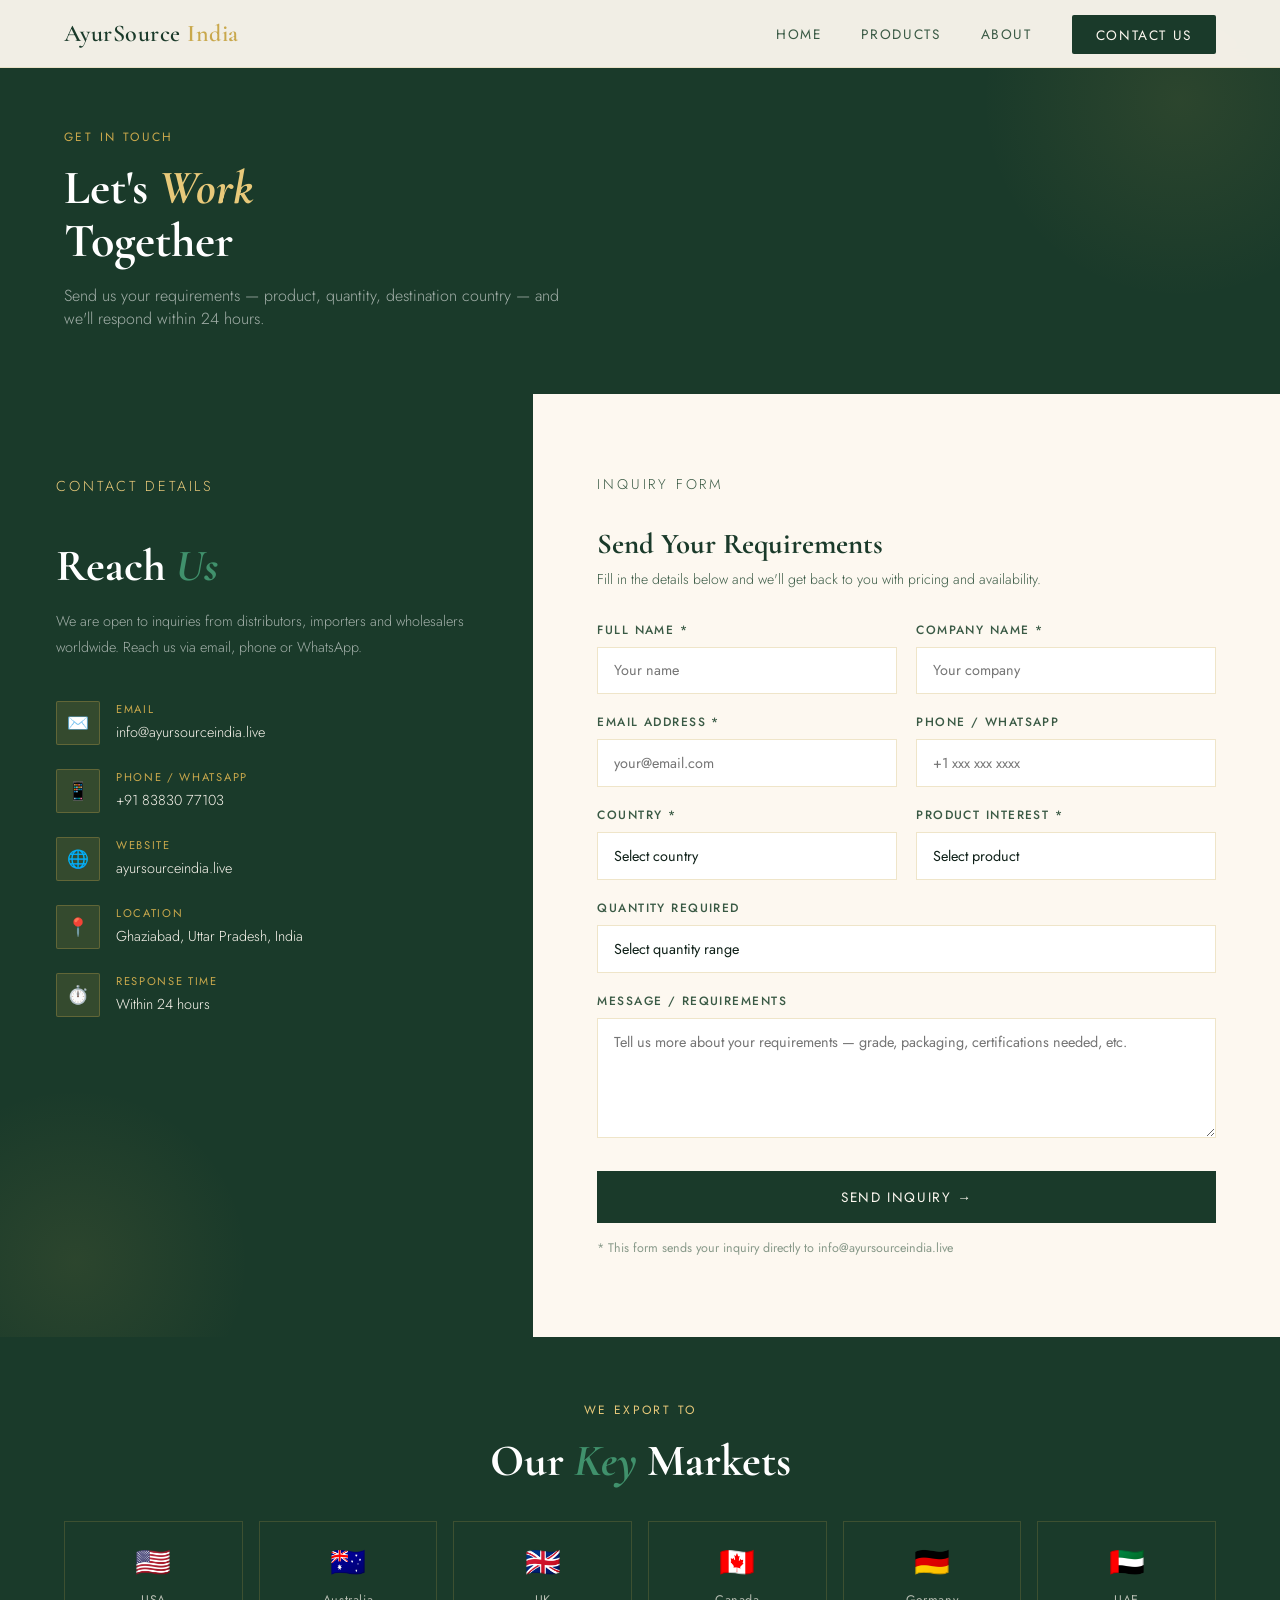
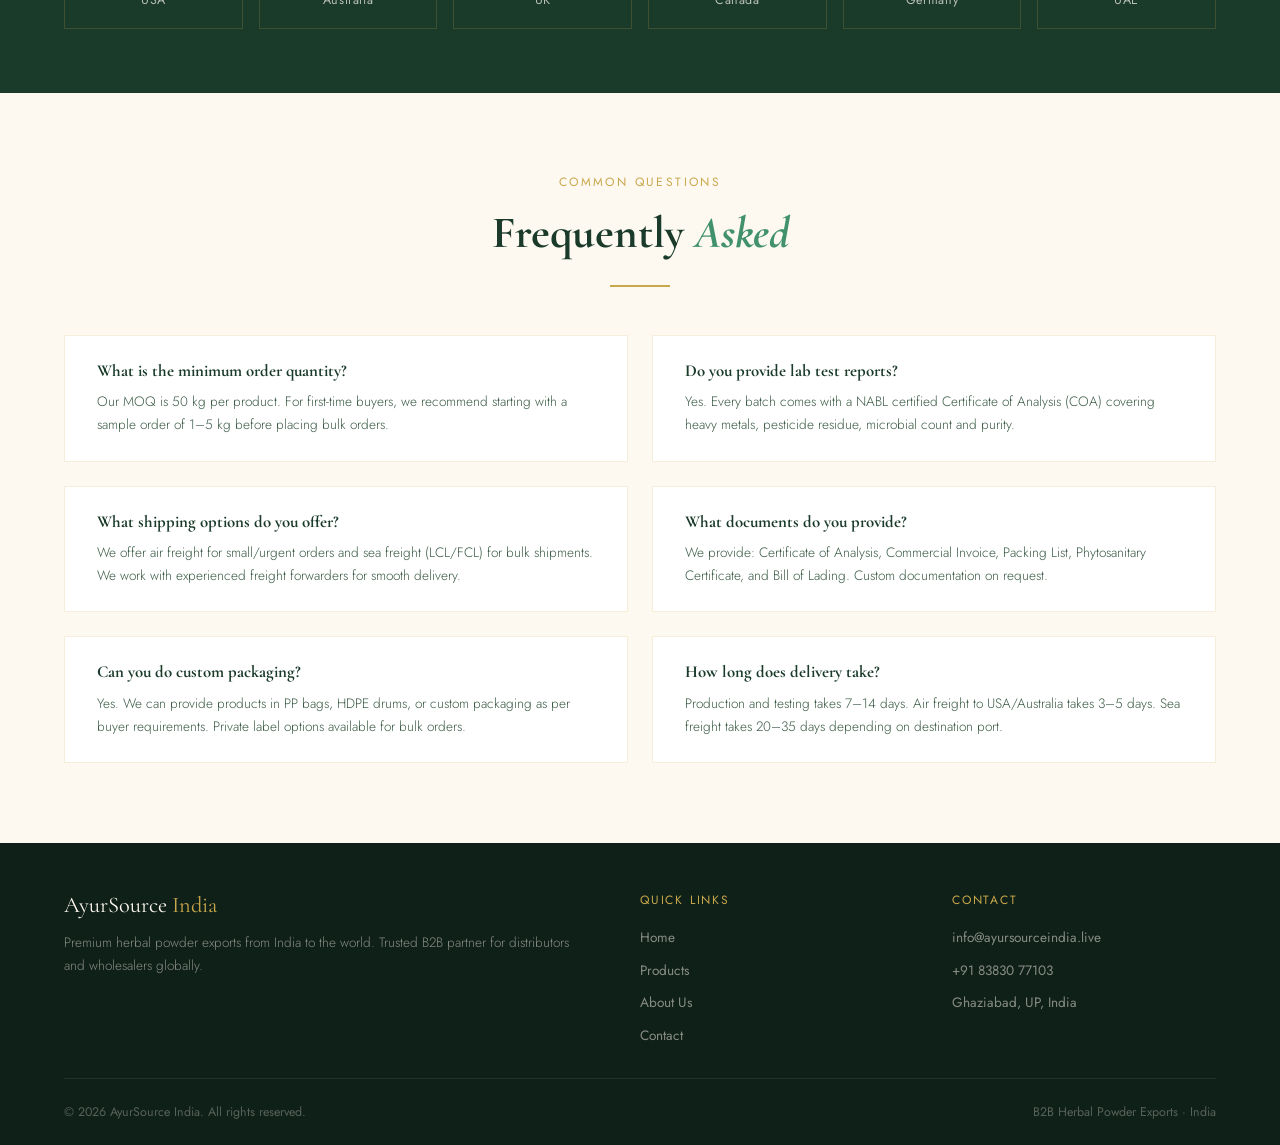
<file: contact.html>
<!DOCTYPE html>
<html lang="en">
<head>
<meta charset="UTF-8">
<meta name="viewport" content="width=device-width, initial-scale=1.0">
<title>Contact — AyurSource India</title>
<link rel="stylesheet" href="style.css">
<style>
  .contact-section { display: grid; grid-template-columns: 1fr 1.4fr; gap: 0; min-height: 80vh; }
  .contact-left { background: var(--green-dark); padding: 5rem 3.5rem; position: relative; overflow: hidden; }
  .contact-left::before { content: ''; position: absolute; bottom: -100px; left: -100px; width: 350px; height: 350px; background: radial-gradient(circle, rgba(201,168,76,0.1) 0%, transparent 70%); border-radius: 50%; }
  .contact-left .section-title { color: white; margin-bottom: 1rem; }
  .contact-left > p { font-size: 0.9rem; color: rgba(255,255,255,0.6); font-weight: 300; line-height: 1.8; margin-bottom: 2.5rem; }
  .contact-details { display: flex; flex-direction: column; gap: 1.5rem; }
  .contact-detail { display: flex; align-items: flex-start; gap: 1rem; }
  .cd-icon { width: 44px; height: 44px; background: rgba(201,168,76,0.15); border: 1px solid rgba(201,168,76,0.3); border-radius: 2px; display: flex; align-items: center; justify-content: center; font-size: 1.1rem; flex-shrink: 0; }
  .cd-label { font-size: 0.7rem; letter-spacing: 0.15em; text-transform: uppercase; color: var(--gold); margin-bottom: 0.3rem; }
  .cd-value { font-size: 0.9rem; color: var(--cream); font-weight: 300; }
  .cd-value a { color: var(--cream); text-decoration: none; }
  .cd-value a:hover { color: var(--gold); }

  .contact-right { background: var(--cream); padding: 5rem 4rem; }
  .contact-right h3 { font-family: 'Cormorant Garamond', serif; font-size: 1.8rem; color: var(--green-dark); margin-bottom: 0.5rem; }
  .contact-right > p { font-size: 0.88rem; color: var(--text-mid); font-weight: 300; margin-bottom: 2rem; }

  .form-group { margin-bottom: 1.2rem; }
  .form-row { display: grid; grid-template-columns: 1fr 1fr; gap: 1.2rem; }
  label { display: block; font-size: 0.75rem; letter-spacing: 0.12em; text-transform: uppercase; color: var(--text-mid); margin-bottom: 0.5rem; font-weight: 500; }
  input, select, textarea { width: 100%; padding: 0.8rem 1rem; border: 1px solid rgba(201,168,76,0.3); background: white; font-family: 'Jost', sans-serif; font-size: 0.9rem; color: var(--text-dark); outline: none; transition: border-color 0.3s; border-radius: 0; }
  input:focus, select:focus, textarea:focus { border-color: var(--gold); }
  textarea { resize: vertical; min-height: 120px; }
  select { appearance: none; cursor: pointer; }
  .form-note { font-size: 0.78rem; color: var(--text-mid); opacity: 0.6; margin-top: 0.4rem; }
  .submit-btn { background: var(--green-dark); color: var(--cream); border: none; padding: 1rem 2.5rem; font-family: 'Jost', sans-serif; font-size: 0.85rem; letter-spacing: 0.12em; text-transform: uppercase; cursor: pointer; transition: all 0.3s; width: 100%; margin-top: 0.5rem; }
  .submit-btn:hover { background: var(--gold); color: var(--green-dark); }

  /* SUCCESS */
  .success-msg { display: none; background: rgba(64,145,108,0.1); border: 1px solid var(--green-light); padding: 1rem 1.5rem; margin-top: 1rem; font-size: 0.88rem; color: var(--green-mid); }

  /* MARKETS */
  .markets-section { background: var(--green-dark); padding: 4rem; }
  .markets-grid { display: grid; grid-template-columns: repeat(6, 1fr); gap: 1rem; margin-top: 2rem; }
  .market-box { border: 1px solid rgba(201,168,76,0.2); padding: 1.2rem 1rem; text-align: center; transition: all 0.3s; }
  .market-box:hover { border-color: var(--gold); background: rgba(201,168,76,0.08); }
  .market-flag-big { font-size: 1.8rem; margin-bottom: 0.5rem; }
  .market-name { font-size: 0.78rem; color: rgba(253,248,240,0.7); letter-spacing: 0.05em; }

  /* FAQ */
  .faq-section { padding: 5rem 4rem; }
  .faq-grid { display: grid; grid-template-columns: 1fr 1fr; gap: 1.5rem; margin-top: 3rem; }
  .faq-item { background: white; border: 1px solid rgba(201,168,76,0.2); padding: 1.5rem 2rem; }
  .faq-q { font-family: 'Cormorant Garamond', serif; font-size: 1.05rem; color: var(--green-dark); margin-bottom: 0.6rem; }
  .faq-a { font-size: 0.85rem; color: var(--text-mid); font-weight: 300; line-height: 1.7; }

  @media (max-width: 768px) {
    .contact-section { grid-template-columns: 1fr; }
    .contact-left { padding: 3rem 1.5rem; }
    .contact-right { padding: 3rem 1.5rem; }
    .form-row { grid-template-columns: 1fr; gap: 0; }
    .markets-section { padding: 3rem 1.5rem; }
    .markets-grid { grid-template-columns: repeat(3, 1fr); }
    .faq-section { padding: 3rem 1.5rem; }
    .faq-grid { grid-template-columns: 1fr; }
  }
</style>
</head>
<body>

<nav>
  <a href="index.html" class="nav-logo">AyurSource <span>India</span></a>
  <div class="hamburger" onclick="document.querySelector('.nav-links').classList.toggle('open')">
    <span></span><span></span><span></span>
  </div>
  <ul class="nav-links">
    <li><a href="index.html">Home</a></li>
    <li><a href="products.html">Products</a></li>
    <li><a href="about.html">About</a></li>
    <li><a href="contact.html" class="active nav-cta">Contact Us</a></li>
  </ul>
</nav>

<!-- PAGE HERO -->
<div class="page-hero">
  <p class="page-hero-tag">Get In Touch</p>
  <h1 class="page-hero-title">Let's <em>Work</em><br>Together</h1>
  <p class="page-hero-sub">Send us your requirements — product, quantity, destination country — and we'll respond within 24 hours.</p>
</div>

<!-- CONTACT SECTION -->
<div class="contact-section">
  <!-- LEFT -->
  <div class="contact-left">
    <p class="section-tag" style="color:var(--gold-light);">Contact Details</p>
    <h2 class="section-title">Reach <em>Us</em></h2>
    <p>We are open to inquiries from distributors, importers and wholesalers worldwide. Reach us via email, phone or WhatsApp.</p>
    <div class="contact-details">
      <div class="contact-detail">
        <div class="cd-icon">✉️</div>
        <div>
          <div class="cd-label">Email</div>
          <div class="cd-value"><a href="mailto:info@ayursourceindia.live">info@ayursourceindia.live</a></div>
        </div>
      </div>
      <div class="contact-detail">
        <div class="cd-icon">📱</div>
        <div>
          <div class="cd-label">Phone / WhatsApp</div>
          <div class="cd-value"><a href="tel:+918383077103">+91 83830 77103</a></div>
        </div>
      </div>
      <div class="contact-detail">
        <div class="cd-icon">🌐</div>
        <div>
          <div class="cd-label">Website</div>
          <div class="cd-value"><a href="https://ayursourceindia.live">ayursourceindia.live</a></div>
        </div>
      </div>
      <div class="contact-detail">
        <div class="cd-icon">📍</div>
        <div>
          <div class="cd-label">Location</div>
          <div class="cd-value">Ghaziabad, Uttar Pradesh, India</div>
        </div>
      </div>
      <div class="contact-detail">
        <div class="cd-icon">⏱️</div>
        <div>
          <div class="cd-label">Response Time</div>
          <div class="cd-value">Within 24 hours</div>
        </div>
      </div>
    </div>
  </div>

  <!-- RIGHT — FORM -->
  <div class="contact-right">
    <p class="section-tag">Inquiry Form</p>
    <h3>Send Your Requirements</h3>
    <p>Fill in the details below and we'll get back to you with pricing and availability.</p>

    <form id="inquiryForm" onsubmit="handleSubmit(event)">
      <div class="form-row">
        <div class="form-group">
          <label for="name">Full Name *</label>
          <input type="text" id="name" placeholder="Your name" required>
        </div>
        <div class="form-group">
          <label for="company">Company Name *</label>
          <input type="text" id="company" placeholder="Your company" required>
        </div>
      </div>
      <div class="form-row">
        <div class="form-group">
          <label for="email">Email Address *</label>
          <input type="email" id="email" placeholder="your@email.com" required>
        </div>
        <div class="form-group">
          <label for="phone">Phone / WhatsApp</label>
          <input type="tel" id="phone" placeholder="+1 xxx xxx xxxx">
        </div>
      </div>
      <div class="form-row">
        <div class="form-group">
          <label for="country">Country *</label>
          <select id="country" required>
            <option value="">Select country</option>
            <option>United States</option>
            <option>Australia</option>
            <option>United Kingdom</option>
            <option>Canada</option>
            <option>Germany</option>
            <option>UAE</option>
            <option>Other</option>
          </select>
        </div>
        <div class="form-group">
          <label for="product">Product Interest *</label>
          <select id="product" required>
            <option value="">Select product</option>
            <option>Amla Powder</option>
            <option>Neem Powder</option>
            <option>Fitkari Powder</option>
            <option>All Products</option>
          </select>
        </div>
      </div>
      <div class="form-group">
        <label for="quantity">Quantity Required</label>
        <select id="quantity">
          <option value="">Select quantity range</option>
          <option>50 – 100 kg (Sample/Trial)</option>
          <option>100 – 500 kg</option>
          <option>500 kg – 1 MT</option>
          <option>1 MT – 5 MT</option>
          <option>5 MT+</option>
        </select>
      </div>
      <div class="form-group">
        <label for="message">Message / Requirements</label>
        <textarea id="message" placeholder="Tell us more about your requirements — grade, packaging, certifications needed, etc."></textarea>
      </div>
      <button type="submit" class="submit-btn">Send Inquiry →</button>
      <div class="success-msg" id="successMsg">✓ Thank you! Your inquiry has been sent. We'll respond within 24 hours.</div>
      <p class="form-note" style="margin-top:1rem;">* This form sends your inquiry directly to info@ayursourceindia.live</p>
    </form>
  </div>
</div>

<!-- MARKETS -->
<div class="markets-section">
  <div style="text-align:center;">
    <p class="section-tag" style="color:var(--gold-light);">We Export To</p>
    <h2 class="section-title" style="color:white; text-align:center;">Our <em>Key</em> Markets</h2>
  </div>
  <div class="markets-grid">
    <div class="market-box"><div class="market-flag-big">🇺🇸</div><div class="market-name">USA</div></div>
    <div class="market-box"><div class="market-flag-big">🇦🇺</div><div class="market-name">Australia</div></div>
    <div class="market-box"><div class="market-flag-big">🇬🇧</div><div class="market-name">UK</div></div>
    <div class="market-box"><div class="market-flag-big">🇨🇦</div><div class="market-name">Canada</div></div>
    <div class="market-box"><div class="market-flag-big">🇩🇪</div><div class="market-name">Germany</div></div>
    <div class="market-box"><div class="market-flag-big">🇦🇪</div><div class="market-name">UAE</div></div>
  </div>
</div>

<!-- FAQ -->
<section class="faq-section">
  <div style="text-align:center; margin-bottom:1rem;">
    <p class="section-tag">Common Questions</p>
    <h2 class="section-title">Frequently <em>Asked</em></h2>
    <div class="gold-divider center"></div>
  </div>
  <div class="faq-grid">
    <div class="faq-item">
      <h4 class="faq-q">What is the minimum order quantity?</h4>
      <p class="faq-a">Our MOQ is 50 kg per product. For first-time buyers, we recommend starting with a sample order of 1–5 kg before placing bulk orders.</p>
    </div>
    <div class="faq-item">
      <h4 class="faq-q">Do you provide lab test reports?</h4>
      <p class="faq-a">Yes. Every batch comes with a NABL certified Certificate of Analysis (COA) covering heavy metals, pesticide residue, microbial count and purity.</p>
    </div>
    <div class="faq-item">
      <h4 class="faq-q">What shipping options do you offer?</h4>
      <p class="faq-a">We offer air freight for small/urgent orders and sea freight (LCL/FCL) for bulk shipments. We work with experienced freight forwarders for smooth delivery.</p>
    </div>
    <div class="faq-item">
      <h4 class="faq-q">What documents do you provide?</h4>
      <p class="faq-a">We provide: Certificate of Analysis, Commercial Invoice, Packing List, Phytosanitary Certificate, and Bill of Lading. Custom documentation on request.</p>
    </div>
    <div class="faq-item">
      <h4 class="faq-q">Can you do custom packaging?</h4>
      <p class="faq-a">Yes. We can provide products in PP bags, HDPE drums, or custom packaging as per buyer requirements. Private label options available for bulk orders.</p>
    </div>
    <div class="faq-item">
      <h4 class="faq-q">How long does delivery take?</h4>
      <p class="faq-a">Production and testing takes 7–14 days. Air freight to USA/Australia takes 3–5 days. Sea freight takes 20–35 days depending on destination port.</p>
    </div>
  </div>
</section>

<!-- FOOTER -->
<footer>
  <div class="footer-top">
    <div>
      <a href="index.html" class="footer-logo">AyurSource <span>India</span></a>
      <p class="footer-desc">Premium herbal powder exports from India to the world. Trusted B2B partner for distributors and wholesalers globally.</p>
    </div>
    <div>
      <p class="footer-heading">Quick Links</p>
      <ul class="footer-links">
        <li><a href="index.html">Home</a></li>
        <li><a href="products.html">Products</a></li>
        <li><a href="about.html">About Us</a></li>
        <li><a href="contact.html">Contact</a></li>
      </ul>
    </div>
    <div>
      <p class="footer-heading">Contact</p>
      <ul class="footer-links">
        <li><a href="mailto:info@ayursourceindia.live">info@ayursourceindia.live</a></li>
        <li><a href="tel:+918383077103">+91 83830 77103</a></li>
        <li><a href="#">Ghaziabad, UP, India</a></li>
      </ul>
    </div>
  </div>
  <div class="footer-bottom">
    <p>© 2026 AyurSource India. All rights reserved.</p>
    <p>B2B Herbal Powder Exports · India</p>
  </div>
</footer>

<script>
function handleSubmit(e) {
  e.preventDefault();
  const name = document.getElementById('name').value;
  const company = document.getElementById('company').value;
  const email = document.getElementById('email').value;
  const phone = document.getElementById('phone').value;
  const country = document.getElementById('country').value;
  const product = document.getElementById('product').value;
  const quantity = document.getElementById('quantity').value;
  const message = document.getElementById('message').value;

  const body = `New Inquiry from AyurSource India Website%0A%0AName: ${name}%0ACompany: ${company}%0AEmail: ${email}%0APhone: ${phone}%0ACountry: ${country}%0AProduct: ${product}%0AQuantity: ${quantity}%0A%0AMessage:%0A${message}`;

  window.location.href = `mailto:info@ayursourceindia.live?subject=New Inquiry - ${product} - ${company}&body=${body}`;

  document.getElementById('successMsg').style.display = 'block';
  document.getElementById('inquiryForm').reset();
}
</script>

</body>
</html>
</file>
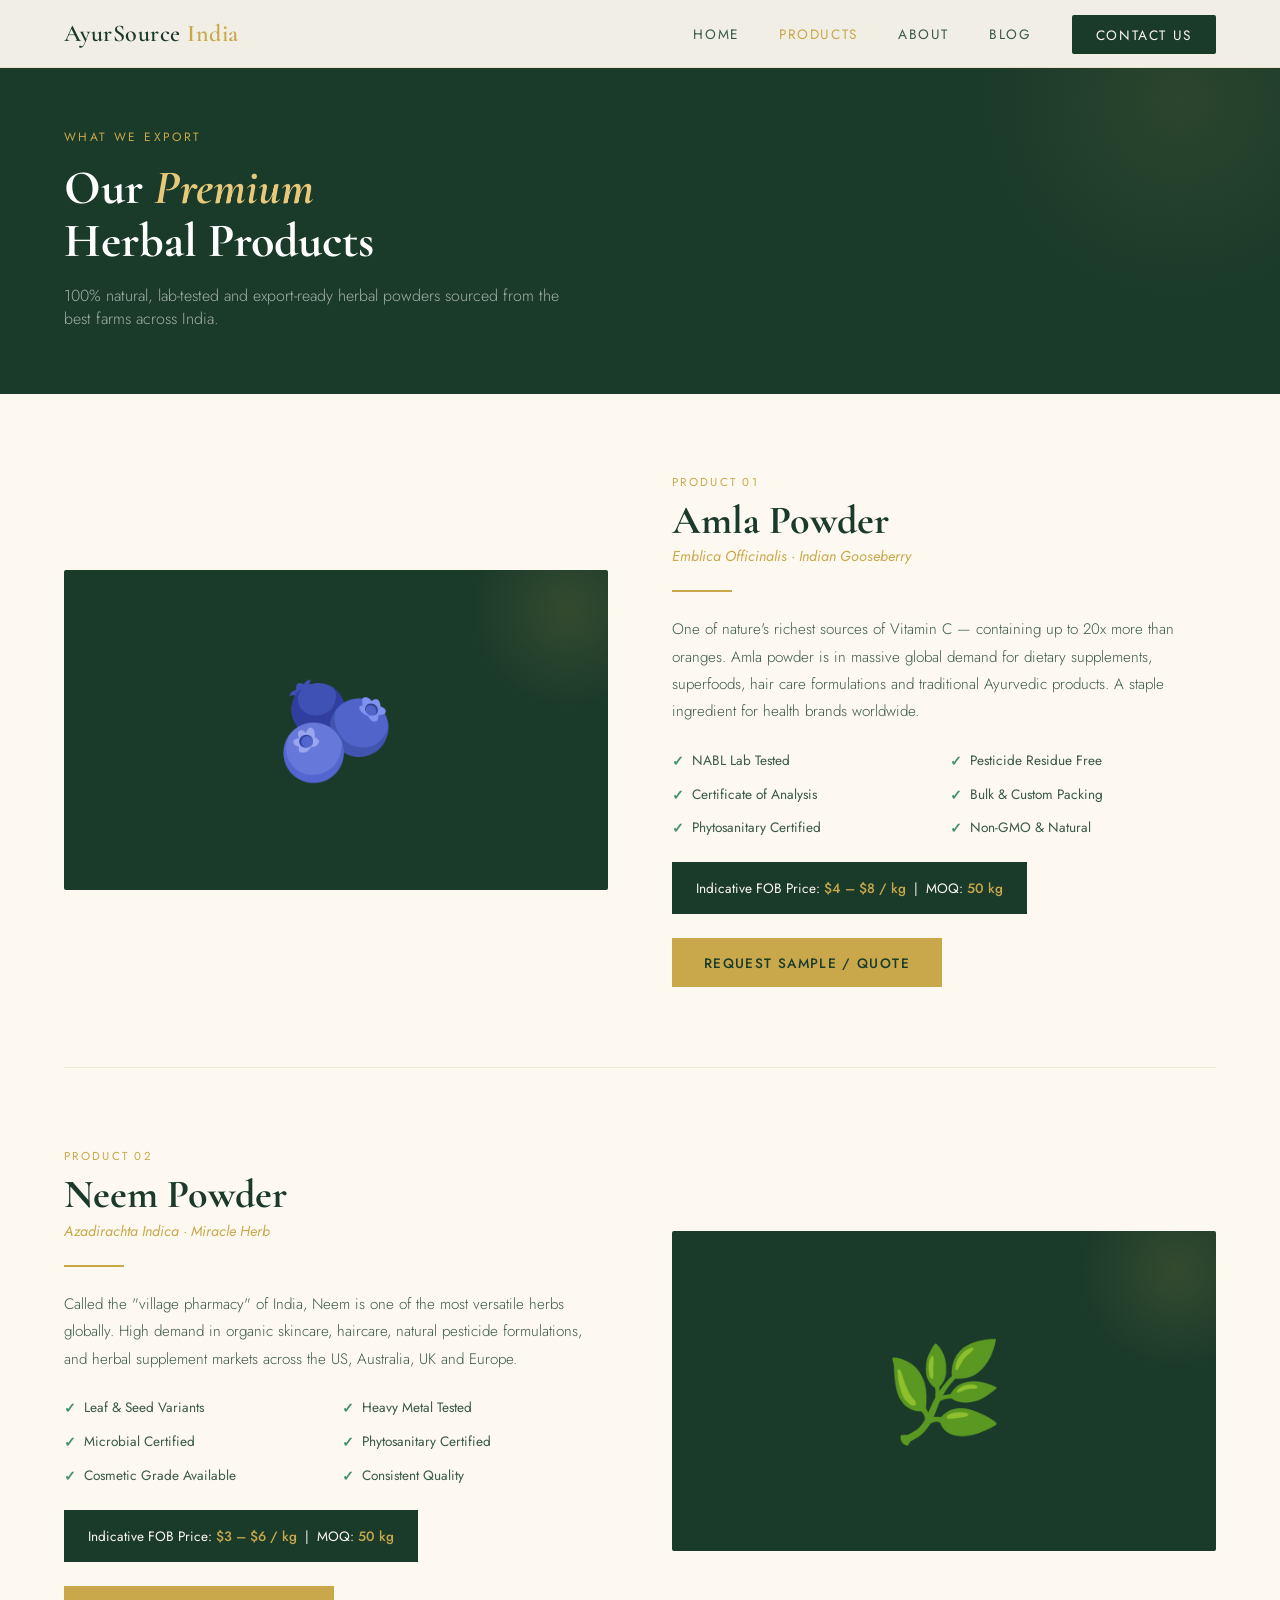
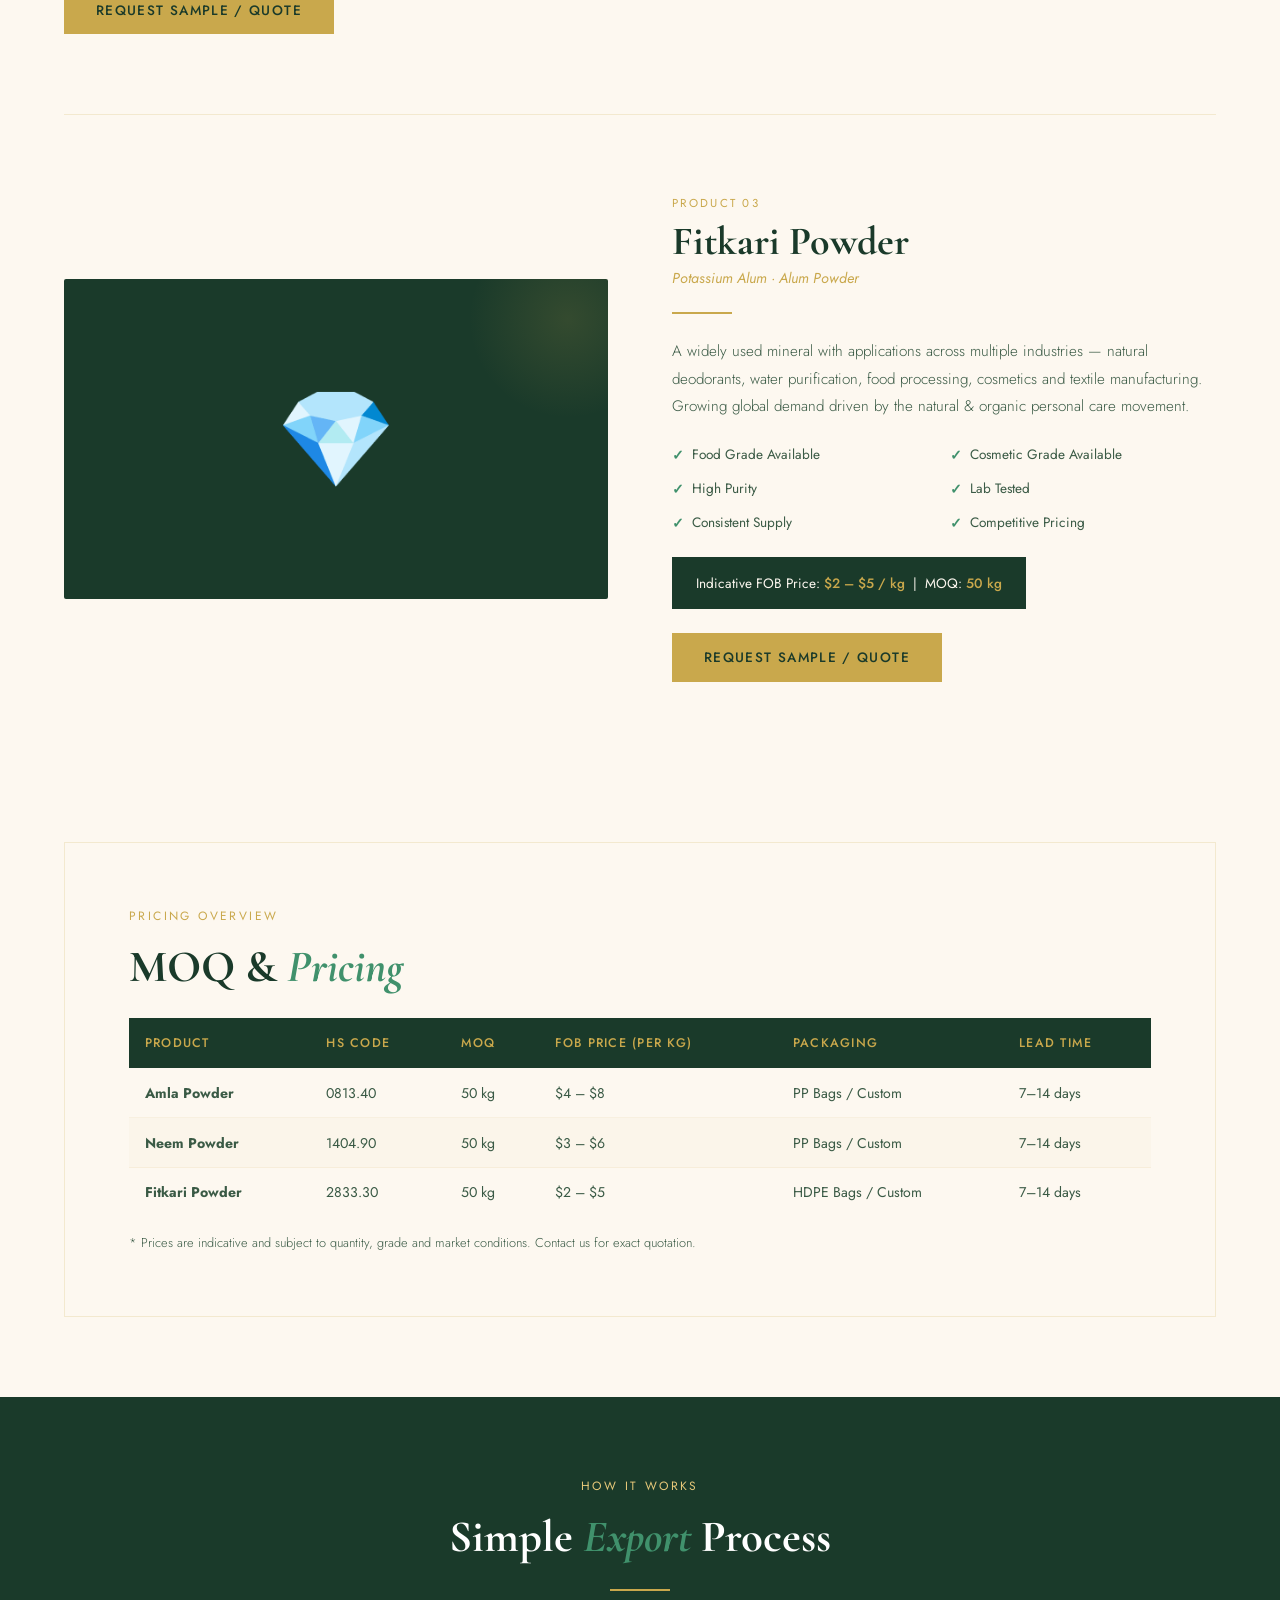
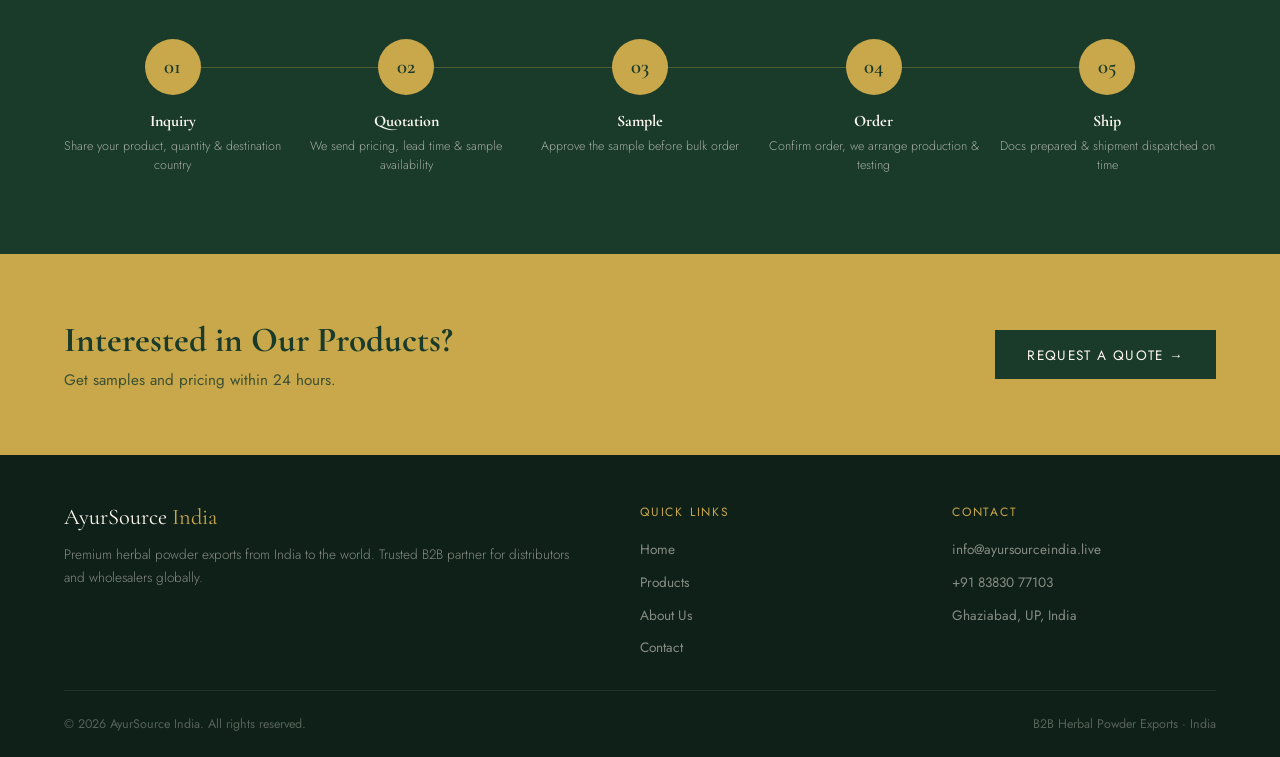
<file: products.html>
<!DOCTYPE html>
<html lang="en">
<head>
<meta charset="UTF-8">
<meta name="viewport" content="width=device-width, initial-scale=1.0">
<title>Products — AyurSource India</title>
<link rel="stylesheet" href="style.css">
<style>
  /* PRODUCTS */
  .products-section { padding: 5rem 4rem; }
  .product-block { display: grid; grid-template-columns: 1fr 1fr; gap: 4rem; align-items: center; margin-bottom: 5rem; padding-bottom: 5rem; border-bottom: 1px solid rgba(201,168,76,0.2); }
  .product-block:last-child { border-bottom: none; margin-bottom: 0; }
  .product-block.reverse { direction: rtl; }
  .product-block.reverse > * { direction: ltr; }
  .product-visual { background: var(--green-dark); border-radius: 2px; display: flex; align-items: center; justify-content: center; min-height: 320px; position: relative; overflow: hidden; }
  .product-visual::before { content: ''; position: absolute; top: -60px; right: -60px; width: 200px; height: 200px; background: radial-gradient(circle, rgba(201,168,76,0.15) 0%, transparent 70%); border-radius: 50%; }
  .product-emoji-big { font-size: 6rem; }
  .product-content {}
  .product-num { font-size: 0.72rem; letter-spacing: 0.2em; text-transform: uppercase; color: var(--gold); margin-bottom: 0.5rem; }
  .product-name { font-family: 'Cormorant Garamond', serif; font-size: 2.5rem; color: var(--green-dark); line-height: 1.1; margin-bottom: 0.3rem; }
  .product-latin { font-size: 0.9rem; color: var(--gold); font-style: italic; margin-bottom: 1rem; }
  .product-desc { font-size: 0.95rem; line-height: 1.8; color: var(--text-mid); font-weight: 300; margin-bottom: 1.5rem; }
  .spec-grid { display: grid; grid-template-columns: 1fr 1fr; gap: 0.8rem; margin-bottom: 1.5rem; }
  .spec-item { display: flex; align-items: flex-start; gap: 0.5rem; font-size: 0.85rem; color: var(--text-mid); }
  .spec-item::before { content: '✓'; color: var(--green-light); font-weight: bold; flex-shrink: 0; margin-top: 1px; }
  .price-tag { background: var(--green-dark); color: var(--cream); padding: 1rem 1.5rem; display: inline-block; font-size: 0.85rem; margin-bottom: 1.5rem; }
  .price-tag span { color: var(--gold); font-weight: 500; }

  /* MOQ TABLE */
  .moq-section { background: var(--cream); padding: 4rem; margin: 0 4rem 5rem; border: 1px solid rgba(201,168,76,0.2); }
  .moq-table { width: 100%; border-collapse: collapse; margin-top: 1.5rem; }
  .moq-table th { background: var(--green-dark); color: var(--gold); font-size: 0.78rem; letter-spacing: 0.1em; text-transform: uppercase; padding: 1rem; text-align: left; font-weight: 500; }
  .moq-table td { padding: 0.9rem 1rem; font-size: 0.88rem; color: var(--text-mid); border-bottom: 1px solid rgba(201,168,76,0.1); }
  .moq-table tr:last-child td { border-bottom: none; }
  .moq-table tr:nth-child(even) td { background: rgba(201,168,76,0.04); }

  /* PROCESS */
  .process-section { background: var(--green-dark); padding: 5rem 4rem; }
  .process-steps { display: grid; grid-template-columns: repeat(5, 1fr); gap: 1rem; margin-top: 3rem; position: relative; }
  .process-steps::before { content: ''; position: absolute; top: 28px; left: 10%; right: 10%; height: 1px; background: rgba(201,168,76,0.3); z-index: 0; }
  .step { text-align: center; position: relative; z-index: 1; }
  .step-num { width: 56px; height: 56px; background: var(--gold); border-radius: 50%; display: flex; align-items: center; justify-content: center; margin: 0 auto 1rem; font-family: 'Cormorant Garamond', serif; font-size: 1.3rem; font-weight: 600; color: var(--green-dark); }
  .step-title { font-family: 'Cormorant Garamond', serif; font-size: 1rem; color: var(--cream); margin-bottom: 0.4rem; }
  .step-desc { font-size: 0.78rem; color: rgba(253,248,240,0.6); line-height: 1.5; font-weight: 300; }

  @media (max-width: 768px) {
    .products-section { padding: 3rem 1.5rem; }
    .product-block { grid-template-columns: 1fr; gap: 2rem; margin-bottom: 3rem; padding-bottom: 3rem; }
    .product-block.reverse { direction: ltr; }
    .product-visual { min-height: 220px; }
    .product-name { font-size: 2rem; }
    .spec-grid { grid-template-columns: 1fr; }
    .moq-section { margin: 0 1.5rem 3rem; padding: 2rem 1.5rem; }
    .process-section { padding: 3rem 1.5rem; }
    .process-steps { grid-template-columns: 1fr 1fr; gap: 1.5rem; }
    .process-steps::before { display: none; }
  }
</style>
</head>
<body>

<nav>
  <a href="index.html" class="nav-logo">AyurSource <span>India</span></a>
  <div class="hamburger" onclick="document.querySelector('.nav-links').classList.toggle('open')">
    <span></span><span></span><span></span>
  </div>
  <ul class="nav-links">
    <li><a href="index.html">Home</a></li>
    <li><a href="products.html" class="active">Products</a></li>
    <li><a href="about.html">About</a></li>
    <li><a href="blog.html">Blog</a></li>
    <li><a href="contact.html" class="nav-cta">Contact Us</a></li>
  </ul>
</nav>

<!-- PAGE HERO -->
<div class="page-hero">
  <p class="page-hero-tag">What We Export</p>
  <h1 class="page-hero-title">Our <em>Premium</em><br>Herbal Products</h1>
  <p class="page-hero-sub">100% natural, lab-tested and export-ready herbal powders sourced from the best farms across India.</p>
</div>

<!-- PRODUCTS -->
<section class="products-section">

  <!-- AMLA -->
  <div class="product-block" id="amla">
    <div class="product-visual">
      <span class="product-emoji-big">🫐</span>
    </div>
    <div class="product-content">
      <p class="product-num">Product 01</p>
      <h2 class="product-name">Amla Powder</h2>
      <p class="product-latin">Emblica Officinalis · Indian Gooseberry</p>
      <div class="gold-divider"></div>
      <p class="product-desc">One of nature's richest sources of Vitamin C — containing up to 20x more than oranges. Amla powder is in massive global demand for dietary supplements, superfoods, hair care formulations and traditional Ayurvedic products. A staple ingredient for health brands worldwide.</p>
      <div class="spec-grid">
        <span class="spec-item">NABL Lab Tested</span>
        <span class="spec-item">Pesticide Residue Free</span>
        <span class="spec-item">Certificate of Analysis</span>
        <span class="spec-item">Bulk & Custom Packing</span>
        <span class="spec-item">Phytosanitary Certified</span>
        <span class="spec-item">Non-GMO & Natural</span>
      </div>
      <div class="price-tag">Indicative FOB Price: <span>$4 – $8 / kg</span> &nbsp;|&nbsp; MOQ: <span>50 kg</span></div>
      <br>
      <a href="contact.html" class="btn-primary">Request Sample / Quote</a>
    </div>
  </div>

  <!-- NEEM -->
  <div class="product-block reverse" id="neem">
    <div class="product-visual">
      <span class="product-emoji-big">🌿</span>
    </div>
    <div class="product-content">
      <p class="product-num">Product 02</p>
      <h2 class="product-name">Neem Powder</h2>
      <p class="product-latin">Azadirachta Indica · Miracle Herb</p>
      <div class="gold-divider"></div>
      <p class="product-desc">Called the "village pharmacy" of India, Neem is one of the most versatile herbs globally. High demand in organic skincare, haircare, natural pesticide formulations, and herbal supplement markets across the US, Australia, UK and Europe.</p>
      <div class="spec-grid">
        <span class="spec-item">Leaf & Seed Variants</span>
        <span class="spec-item">Heavy Metal Tested</span>
        <span class="spec-item">Microbial Certified</span>
        <span class="spec-item">Phytosanitary Certified</span>
        <span class="spec-item">Cosmetic Grade Available</span>
        <span class="spec-item">Consistent Quality</span>
      </div>
      <div class="price-tag">Indicative FOB Price: <span>$3 – $6 / kg</span> &nbsp;|&nbsp; MOQ: <span>50 kg</span></div>
      <br>
      <a href="contact.html" class="btn-primary">Request Sample / Quote</a>
    </div>
  </div>

  <!-- FITKARI -->
  <div class="product-block" id="fitkari">
    <div class="product-visual">
      <span class="product-emoji-big">💎</span>
    </div>
    <div class="product-content">
      <p class="product-num">Product 03</p>
      <h2 class="product-name">Fitkari Powder</h2>
      <p class="product-latin">Potassium Alum · Alum Powder</p>
      <div class="gold-divider"></div>
      <p class="product-desc">A widely used mineral with applications across multiple industries — natural deodorants, water purification, food processing, cosmetics and textile manufacturing. Growing global demand driven by the natural & organic personal care movement.</p>
      <div class="spec-grid">
        <span class="spec-item">Food Grade Available</span>
        <span class="spec-item">Cosmetic Grade Available</span>
        <span class="spec-item">High Purity</span>
        <span class="spec-item">Lab Tested</span>
        <span class="spec-item">Consistent Supply</span>
        <span class="spec-item">Competitive Pricing</span>
      </div>
      <div class="price-tag">Indicative FOB Price: <span>$2 – $5 / kg</span> &nbsp;|&nbsp; MOQ: <span>50 kg</span></div>
      <br>
      <a href="contact.html" class="btn-primary">Request Sample / Quote</a>
    </div>
  </div>

</section>

<!-- MOQ TABLE -->
<div class="moq-section">
  <p class="section-tag">Pricing Overview</p>
  <h2 class="section-title">MOQ & <em>Pricing</em></h2>
  <table class="moq-table">
    <thead>
      <tr>
        <th>Product</th>
        <th>HS Code</th>
        <th>MOQ</th>
        <th>FOB Price (per kg)</th>
        <th>Packaging</th>
        <th>Lead Time</th>
      </tr>
    </thead>
    <tbody>
      <tr>
        <td><strong>Amla Powder</strong></td>
        <td>0813.40</td>
        <td>50 kg</td>
        <td>$4 – $8</td>
        <td>PP Bags / Custom</td>
        <td>7–14 days</td>
      </tr>
      <tr>
        <td><strong>Neem Powder</strong></td>
        <td>1404.90</td>
        <td>50 kg</td>
        <td>$3 – $6</td>
        <td>PP Bags / Custom</td>
        <td>7–14 days</td>
      </tr>
      <tr>
        <td><strong>Fitkari Powder</strong></td>
        <td>2833.30</td>
        <td>50 kg</td>
        <td>$2 – $5</td>
        <td>HDPE Bags / Custom</td>
        <td>7–14 days</td>
      </tr>
    </tbody>
  </table>
  <p style="font-size:0.8rem; color:var(--text-mid); margin-top:1rem; font-weight:300;">* Prices are indicative and subject to quantity, grade and market conditions. Contact us for exact quotation.</p>
</div>

<!-- PROCESS -->
<section class="process-section">
  <div style="text-align:center;">
    <p class="section-tag" style="color:var(--gold-light);">How It Works</p>
    <h2 class="section-title" style="color:white;">Simple <em>Export</em> Process</h2>
    <div class="gold-divider center"></div>
  </div>
  <div class="process-steps">
    <div class="step"><div class="step-num">01</div><h4 class="step-title">Inquiry</h4><p class="step-desc">Share your product, quantity & destination country</p></div>
    <div class="step"><div class="step-num">02</div><h4 class="step-title">Quotation</h4><p class="step-desc">We send pricing, lead time & sample availability</p></div>
    <div class="step"><div class="step-num">03</div><h4 class="step-title">Sample</h4><p class="step-desc">Approve the sample before bulk order</p></div>
    <div class="step"><div class="step-num">04</div><h4 class="step-title">Order</h4><p class="step-desc">Confirm order, we arrange production & testing</p></div>
    <div class="step"><div class="step-num">05</div><h4 class="step-title">Ship</h4><p class="step-desc">Docs prepared & shipment dispatched on time</p></div>
  </div>
</section>

<!-- CTA -->
<div class="cta-banner" style="background:var(--gold); padding:4rem; display:flex; justify-content:space-between; align-items:center; gap:2rem; flex-wrap:wrap;">
  <div>
    <h2 style="font-family:'Cormorant Garamond',serif; font-size:2.2rem; color:var(--green-dark);">Interested in Our Products?</h2>
    <p style="font-size:0.95rem; color:var(--green-dark); opacity:0.8; margin-top:0.5rem;">Get samples and pricing within 24 hours.</p>
  </div>
  <a href="contact.html" class="btn-dark" style="background:var(--green-dark); color:var(--cream); padding:0.9rem 2rem; font-size:0.85rem; letter-spacing:0.1em; text-transform:uppercase; text-decoration:none; white-space:nowrap;">Request a Quote →</a>
</div>

<!-- FOOTER -->
<footer>
  <div class="footer-top">
    <div>
      <a href="index.html" class="footer-logo">AyurSource <span>India</span></a>
      <p class="footer-desc">Premium herbal powder exports from India to the world. Trusted B2B partner for distributors and wholesalers globally.</p>
    </div>
    <div>
      <p class="footer-heading">Quick Links</p>
      <ul class="footer-links">
        <li><a href="index.html">Home</a></li>
        <li><a href="products.html">Products</a></li>
        <li><a href="about.html">About Us</a></li>
        <li><a href="contact.html">Contact</a></li>
      </ul>
    </div>
    <div>
      <p class="footer-heading">Contact</p>
      <ul class="footer-links">
        <li><a href="mailto:info@ayursourceindia.live">info@ayursourceindia.live</a></li>
        <li><a href="tel:+918383077103">+91 83830 77103</a></li>
        <li><a href="#">Ghaziabad, UP, India</a></li>
      </ul>
    </div>
  </div>
  <div class="footer-bottom">
    <p>© 2026 AyurSource India. All rights reserved.</p>
    <p>B2B Herbal Powder Exports · India</p>
  </div>
</footer>

</body>
</html>
</file>
<file: style.css>
@import url('https://fonts.googleapis.com/css2?family=Cormorant+Garamond:ital,wght@0,400;0,600;1,400&family=Jost:wght@300;400;500&display=swap');

:root {
  --green-dark: #1a3a2a;
  --green-mid: #2d6a4f;
  --green-light: #40916c;
  --gold: #c9a84c;
  --gold-light: #e8c97a;
  --cream: #fdf8f0;
  --text-dark: #0f2018;
  --text-mid: #3a5a45;
}

* { margin: 0; padding: 0; box-sizing: border-box; }
html { scroll-behavior: smooth; }
body { font-family: 'Jost', sans-serif; background: var(--cream); color: var(--text-dark); overflow-x: hidden; }

/* NAV */
nav {
  position: fixed; top: 0; left: 0; right: 0; z-index: 100;
  display: flex; align-items: center; justify-content: space-between;
  padding: 1.2rem 4rem;
  background: rgba(253,248,240,0.95);
  backdrop-filter: blur(10px);
  border-bottom: 1px solid rgba(201,168,76,0.2);
}
.nav-logo { font-family: 'Cormorant Garamond', serif; font-size: 1.5rem; font-weight: 600; color: var(--green-dark); letter-spacing: 0.02em; text-decoration: none; }
.nav-logo span { color: var(--gold); }
.nav-links { display: flex; gap: 2.5rem; list-style: none; }
.nav-links a { text-decoration: none; font-size: 0.85rem; font-weight: 400; letter-spacing: 0.12em; text-transform: uppercase; color: var(--text-mid); transition: color 0.3s; }
.nav-links a:hover, .nav-links a.active { color: var(--gold); }
.nav-cta { background: var(--green-dark) !important; color: var(--cream) !important; padding: 0.6rem 1.5rem !important; border-radius: 2px; }
.nav-cta:hover { background: var(--gold) !important; color: var(--green-dark) !important; }

/* HAMBURGER */
.hamburger { display: none; flex-direction: column; gap: 5px; cursor: pointer; padding: 4px; }
.hamburger span { display: block; width: 24px; height: 2px; background: var(--green-dark); transition: all 0.3s; }

/* PAGE HERO (inner pages) */
.page-hero {
  background: var(--green-dark);
  padding: 8rem 4rem 4rem;
  position: relative;
  overflow: hidden;
}
.page-hero::before {
  content: '';
  position: absolute;
  top: -100px; right: -100px;
  width: 400px; height: 400px;
  background: radial-gradient(circle, rgba(201,168,76,0.1) 0%, transparent 70%);
  border-radius: 50%;
}
.page-hero-tag { font-size: 0.75rem; letter-spacing: 0.2em; text-transform: uppercase; color: var(--gold); margin-bottom: 1rem; }
.page-hero-title { font-family: 'Cormorant Garamond', serif; font-size: 3rem; color: white; line-height: 1.1; }
.page-hero-title em { font-style: italic; color: var(--gold-light); }
.page-hero-sub { font-size: 1rem; color: rgba(255,255,255,0.6); font-weight: 300; margin-top: 1rem; max-width: 500px; }

/* SECTION */
.section { padding: 5rem 4rem; }
.section-sm { padding: 3rem 4rem; }
.section-tag { font-size: 0.75rem; letter-spacing: 0.2em; text-transform: uppercase; color: var(--gold); margin-bottom: 1rem; }
.section-title { font-family: 'Cormorant Garamond', serif; font-size: 2.8rem; color: var(--green-dark); line-height: 1.2; }
.section-title em { font-style: italic; color: var(--green-light); }
.gold-divider { width: 60px; height: 2px; background: var(--gold); margin: 1.5rem 0; }
.gold-divider.center { margin: 1.5rem auto; }

/* BUTTONS */
.btn-primary { background: var(--gold); color: var(--green-dark); padding: 0.9rem 2rem; font-family: 'Jost', sans-serif; font-size: 0.85rem; font-weight: 500; letter-spacing: 0.1em; text-transform: uppercase; text-decoration: none; border: none; cursor: pointer; display: inline-block; transition: all 0.3s; }
.btn-primary:hover { background: var(--gold-light); transform: translateY(-2px); }
.btn-outline-dark { background: transparent; color: var(--green-dark); padding: 0.9rem 2rem; font-family: 'Jost', sans-serif; font-size: 0.85rem; letter-spacing: 0.1em; text-transform: uppercase; text-decoration: none; border: 1.5px solid var(--green-dark); display: inline-block; transition: all 0.3s; }
.btn-outline-dark:hover { background: var(--green-dark); color: var(--cream); }
.btn-outline-light { background: transparent; color: var(--cream); padding: 0.9rem 2rem; font-family: 'Jost', sans-serif; font-size: 0.85rem; letter-spacing: 0.1em; text-transform: uppercase; text-decoration: none; border: 1px solid rgba(253,248,240,0.3); display: inline-block; transition: all 0.3s; }
.btn-outline-light:hover { border-color: var(--gold); color: var(--gold); }

/* FOOTER */
footer { background: var(--text-dark); padding: 3rem 4rem 1.5rem; }
.footer-top { display: grid; grid-template-columns: 2fr 1fr 1fr; gap: 3rem; margin-bottom: 2rem; }
.footer-logo { font-family: 'Cormorant Garamond', serif; font-size: 1.4rem; color: var(--cream); margin-bottom: 0.8rem; text-decoration: none; display: block; }
.footer-logo span { color: var(--gold); }
.footer-desc { font-size: 0.85rem; color: rgba(253,248,240,0.5); font-weight: 300; line-height: 1.7; }
.footer-heading { font-size: 0.75rem; letter-spacing: 0.15em; text-transform: uppercase; color: var(--gold); margin-bottom: 1rem; }
.footer-links { list-style: none; display: flex; flex-direction: column; gap: 0.6rem; }
.footer-links a { text-decoration: none; font-size: 0.85rem; color: rgba(253,248,240,0.5); transition: color 0.3s; }
.footer-links a:hover { color: var(--gold); }
.footer-bottom { border-top: 1px solid rgba(255,255,255,0.08); padding-top: 1.5rem; display: flex; justify-content: space-between; align-items: center; }
.footer-bottom p { font-size: 0.78rem; color: rgba(253,248,240,0.3); }

/* MOBILE */
@media (max-width: 768px) {
  nav { padding: 1rem 1.2rem; }
  .hamburger { display: flex; }
  .nav-links { display: none; position: fixed; top: 56px; left: 0; right: 0; background: var(--cream); flex-direction: column; gap: 0; padding: 0; border-bottom: 2px solid var(--gold); z-index: 99; }
  .nav-links.open { display: flex; }
  .nav-links li { border-bottom: 1px solid rgba(201,168,76,0.15); }
  .nav-links a { display: block; padding: 1rem 1.5rem; font-size: 0.9rem; }
  .nav-cta { margin: 0.8rem 1.2rem !important; text-align: center; }
  .page-hero { padding: 6rem 1.5rem 3rem; }
  .page-hero-title { font-size: 2.2rem; }
  .section { padding: 3rem 1.5rem; }
  .section-sm { padding: 2rem 1.5rem; }
  .section-title { font-size: 2rem; }
  .footer-top { grid-template-columns: 1fr; gap: 2rem; }
  .footer-bottom { flex-direction: column; gap: 0.5rem; text-align: center; }
  footer { padding: 2.5rem 1.5rem 1.5rem; }
}
</file>
